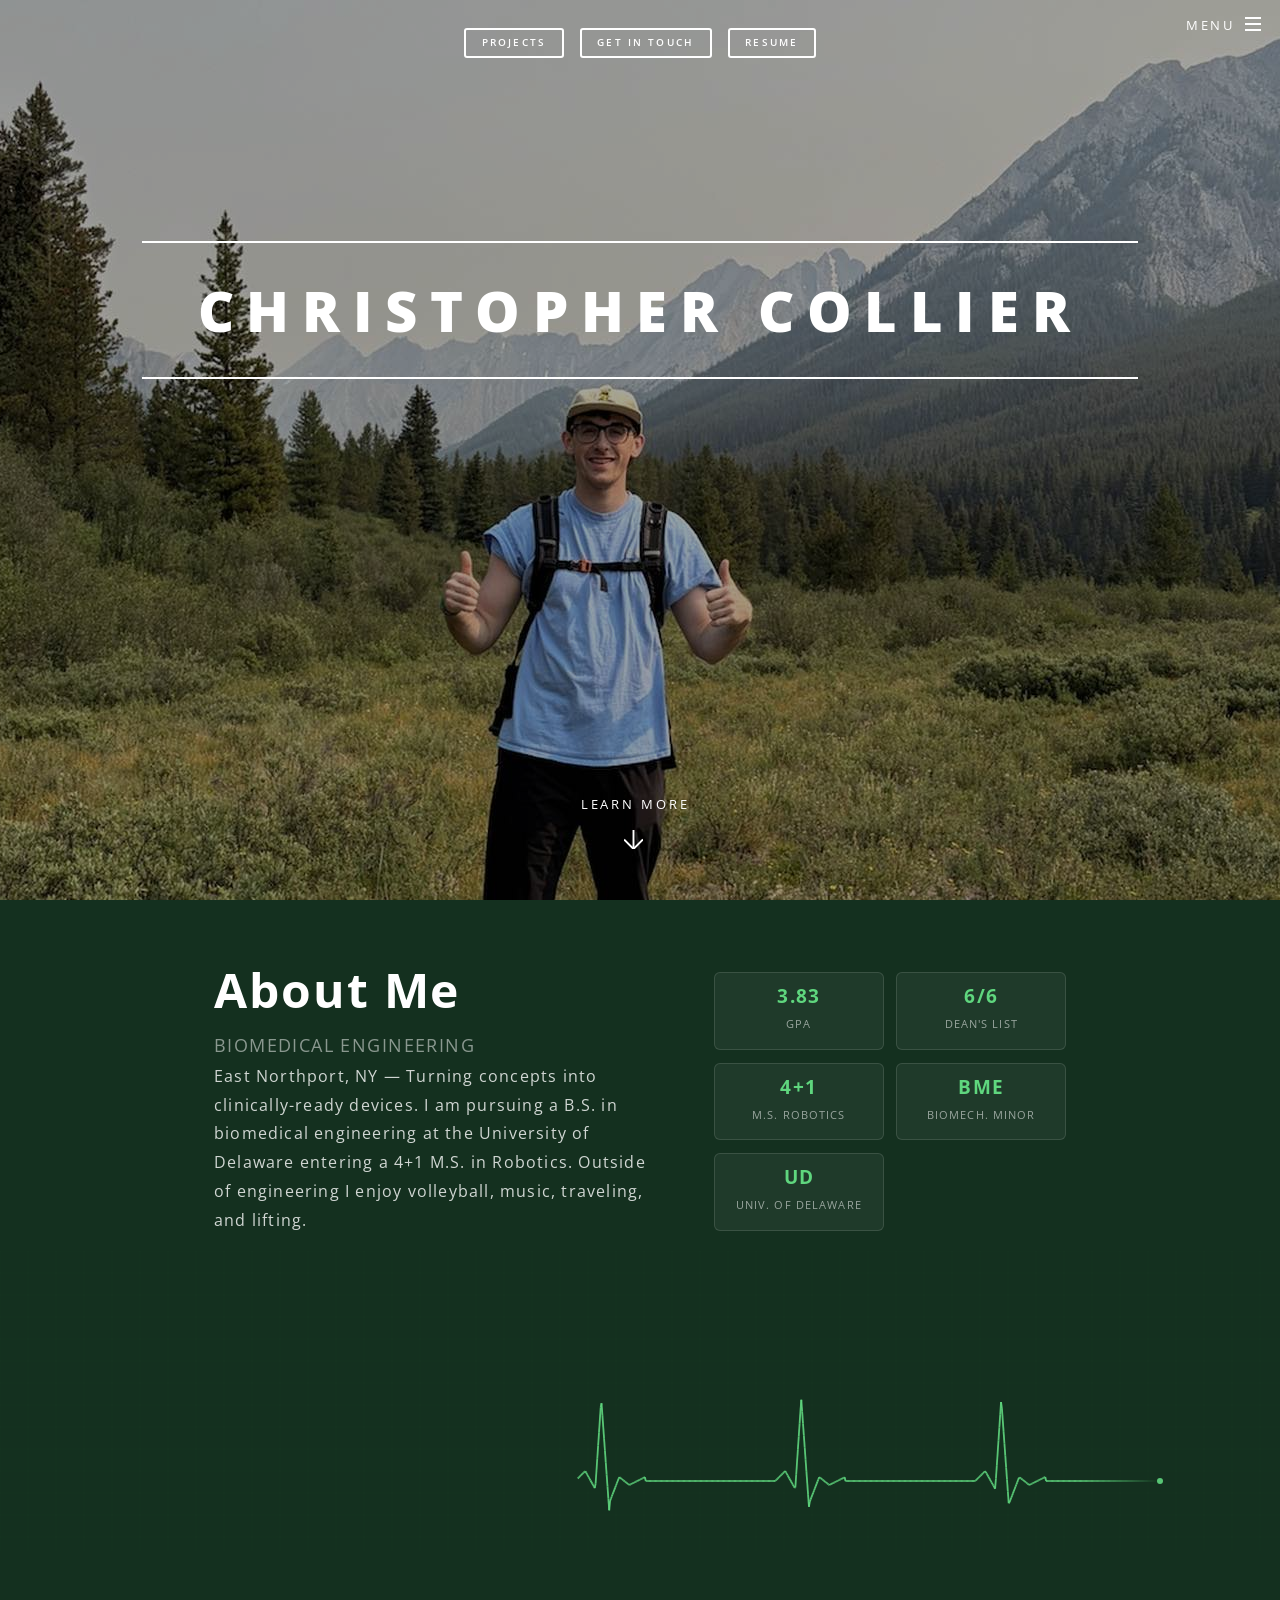
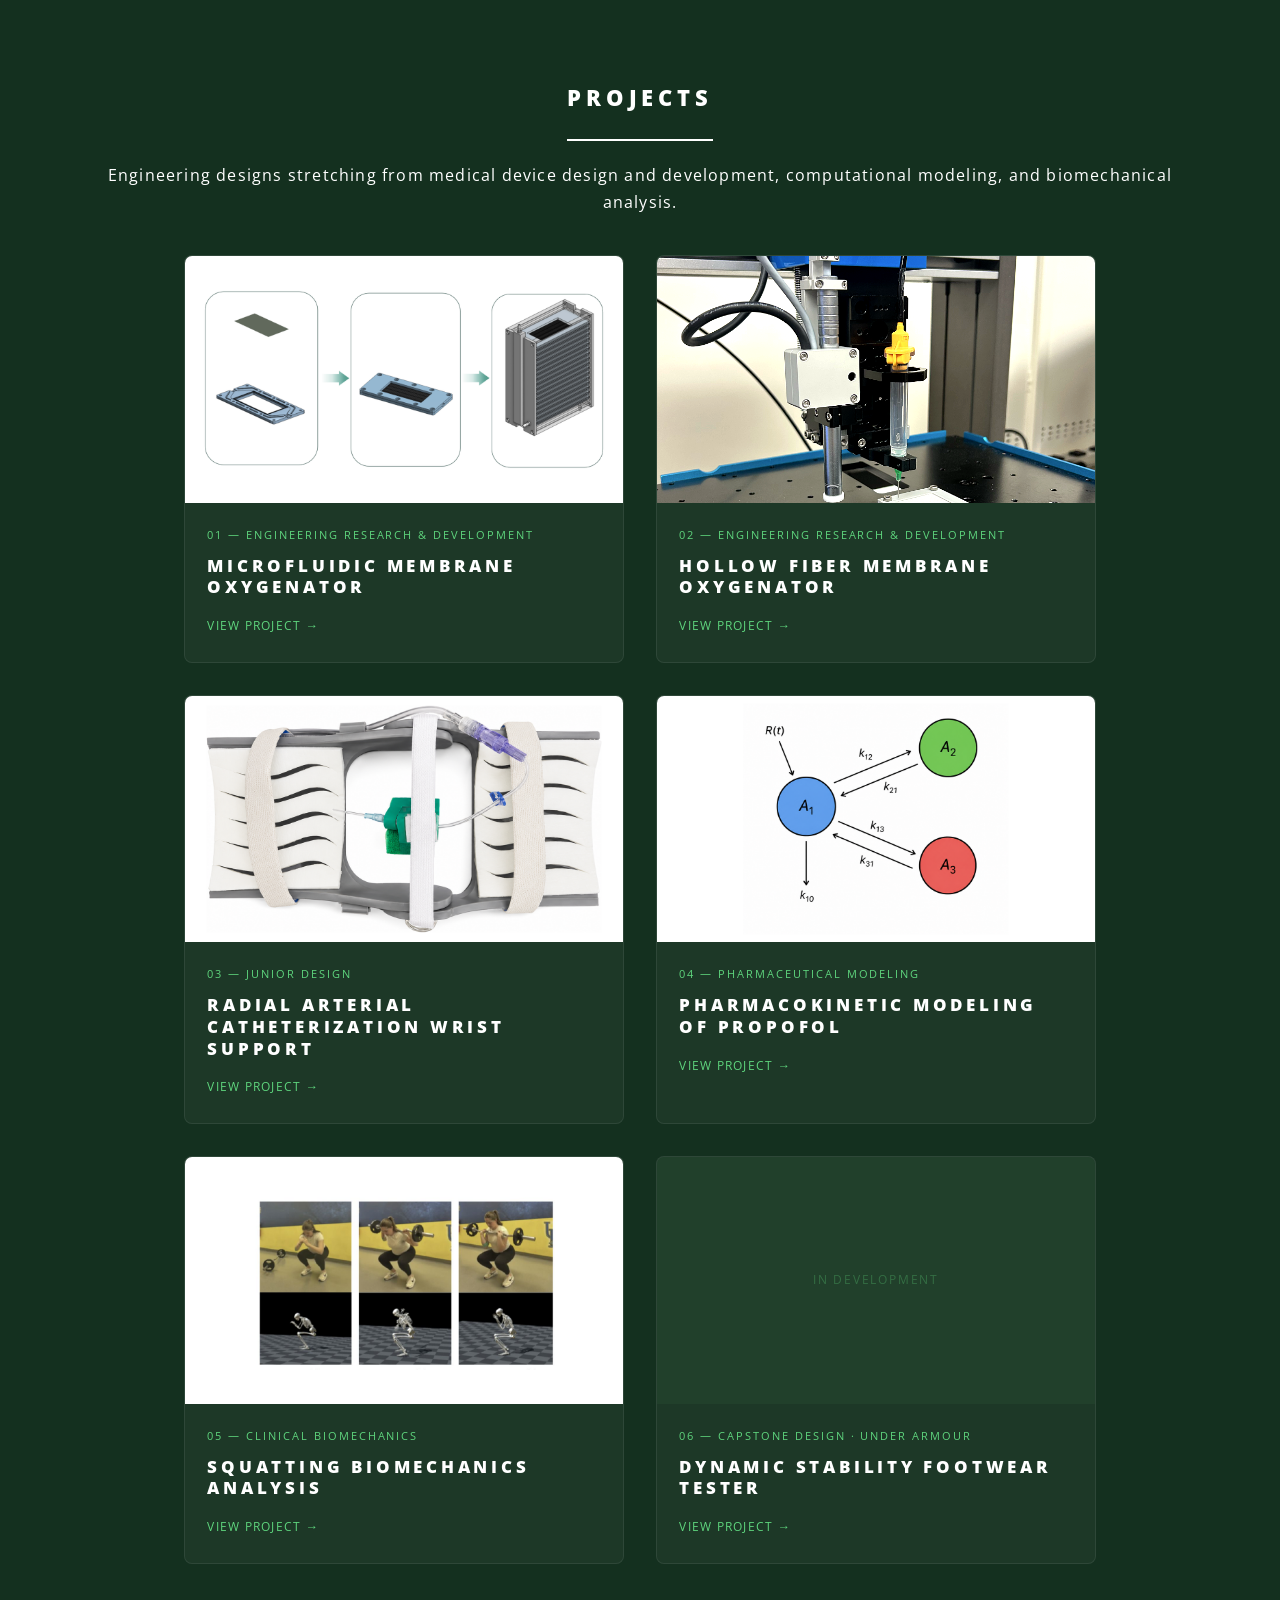
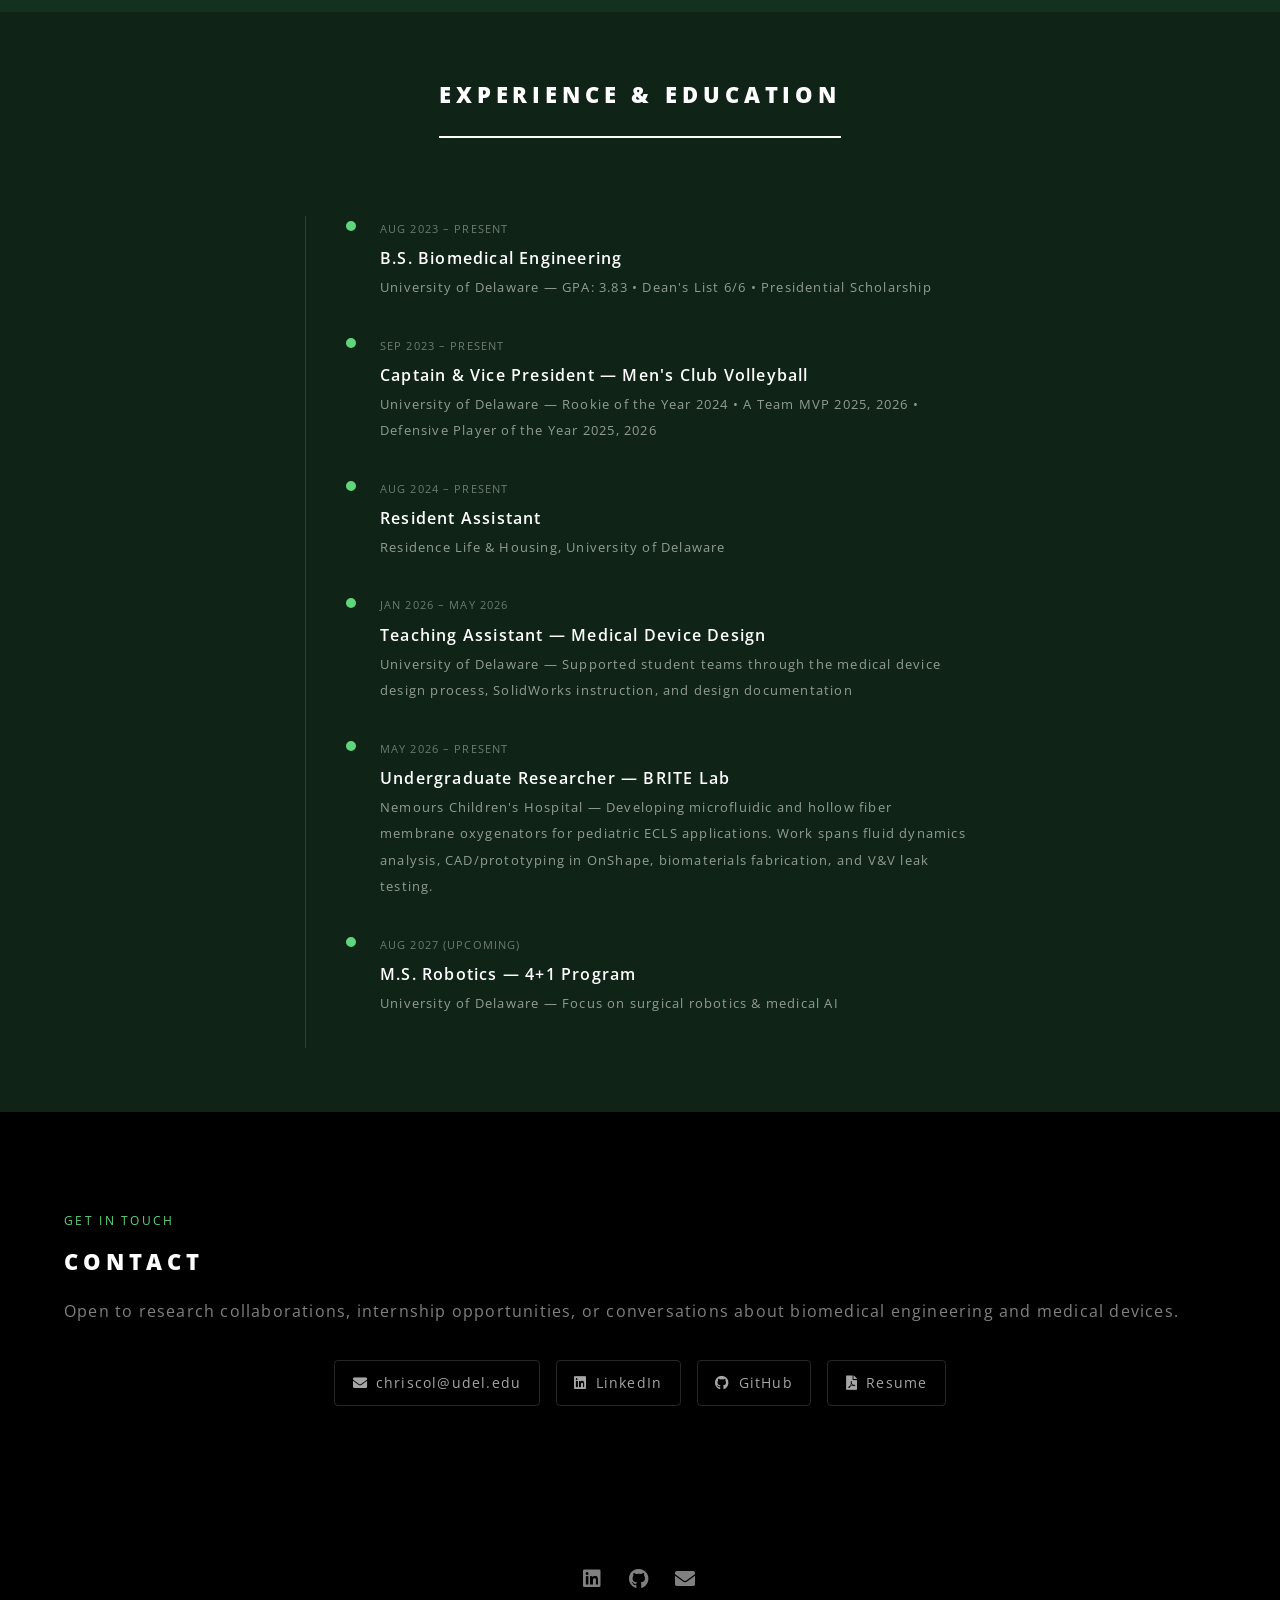
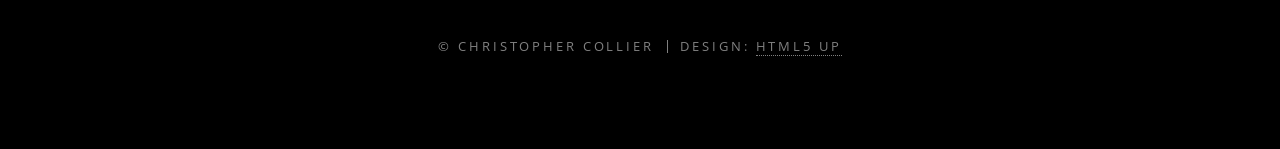
<file: index.html>
<!DOCTYPE HTML>
<html>
	<head>
		<title>Chris Collier | Biomedical Engineering</title>
		<meta charset="utf-8" />
		<meta name="viewport" content="width=device-width, initial-scale=1, user-scalable=no" />
		<meta property="og:title" content="Chris Collier | Biomedical Engineering" />
		<meta property="og:description" content="Turning concepts into clinically-ready devices. Biomedical engineering projects, research, and experience." />
		<meta property="og:image" content="https://chriscollier3.github.io/images/project_images/cover-catheter.png" />
		<meta property="og:url" content="https://chriscollier3.github.io/" />
		<meta property="og:type" content="website" />
		<meta name="twitter:card" content="summary_large_image" />
		<link rel="stylesheet" href="assets/css/main.css" />
		<link rel="icon" type="image/svg+xml" href="assets/images/favicon.svg" />
		<noscript><link rel="stylesheet" href="assets/css/noscript.css" /></noscript>
		<style>
			/* ── PROJECT CARDS ── */
			.projects-grid {
				display: grid;
				grid-template-columns: 1fr 1fr;
				gap: 2rem;
				max-width: 960px;
				margin: 0 auto;
				padding: 0 1.5rem;
			}
			.project-card {
				background: rgba(255,255,255,0.04);
				border: 1px solid rgba(255,255,255,0.08);
				border-radius: 8px;
				overflow: hidden;
				text-decoration: none;
				display: block;
				transition: border-color 0.3s, background 0.3s, transform 0.3s;
			}
			.project-card:hover {
				border-color: rgba(255,255,255,0.2);
				background: rgba(255,255,255,0.07);
				transform: translateY(-3px);
			}
			.project-card-image {
				width: 100%;
				aspect-ratio: 16/9;
				background: rgba(95,214,126,0.05);
				display: flex;
				align-items: center;
				justify-content: center;
				overflow: hidden;
			}
			.project-card-image img {
				width: 100%;
				height: 100%;
				object-fit: cover;
			}
			.project-card-image .placeholder-text {
				font-size: 0.75rem;
				letter-spacing: 0.15em;
				text-transform: uppercase;
				color: rgba(95,214,126,0.3);
			}
			.project-card-body {
				padding: 1.2rem 1.4rem 1.4rem;
			}
			.project-number {
				font-size: 0.68rem;
				letter-spacing: 0.18em;
				text-transform: uppercase;
				color: #5fd67e;
				margin-bottom: 0.4rem;
				display: block;
			}
			.project-card-body h3 {
				font-size: 1.05rem;
				margin: 0 0 0.8rem 0;
				color: #fff;
				line-height: 1.3;
			}
			.project-link {
				font-size: 0.78rem;
				letter-spacing: 0.1em;
				text-transform: uppercase;
				color: #5fd67e;
				display: inline-flex;
				align-items: center;
				gap: 0.4rem;
			}
			@media (max-width: 640px) {
				.projects-grid { grid-template-columns: 1fr; }
			}

			/* ── BANNER SUBTITLE ── */
			#banner .inner .subtitle {
				font-size: 1.1rem;
				font-weight: 600;
				letter-spacing: 0.08em;
				color: rgba(255,255,255,0.9);
				margin: 0.4rem 0 1.8rem;
				text-transform: uppercase;
			}

			#banner .actions.special li a.button {
			    font-size: 0.6rem !important;
			    padding: 0.5rem 1.1rem !important;
			    display: flex !important;
			    align-items: center !important;
			    justify-content: center !important;
			    text-align: center !important;
			}

			/* ── LEARN MORE ARROW BOUNCE ── */
			@keyframes moreArrowBounce {
				0%, 100% { transform: translateY(0); }
				50% { transform: translateY(6px); }
			}
			#banner .more:after {
				animation: moreArrowBounce 1.8s ease-in-out infinite;
			}

			/* ── ABOUT SECTION ── */
			.about-layout {
				display: flex;
				gap: 4rem;
				align-items: flex-start;
				max-width: 900px;
				margin: 0 auto;
				padding: 0 1.5rem;
				text-align: left;
			}
			.about-left { flex: 1; }
			.about-right {
				flex-shrink: 0;
				display: grid;
				grid-template-columns: 1fr 1fr;
				gap: 0.8rem;
				padding-top: 0.5rem;
			}
			.about-category {
				font-size: 1.1rem;
				font-weight: 400;
				color: rgba(255,255,255,0.5);
				letter-spacing: 0.08em;
				margin: 0 0 0.4rem 0;
				line-height: 1.1;
				text-transform: uppercase;
			}
			.about-title {
				font-size: 3rem;
				font-weight: 700;
				color: #fff;
				letter-spacing: 0.04em;
				margin: 0 0 1.2rem 0;
				line-height: 1.1;
			}
			.about-text {
				font-size: 1rem;
				line-height: 1.8;
				color: rgba(255,255,255,0.8);
				margin: 0;
			}
			.stat-badge {
				background: rgba(255,255,255,0.05);
				border: 1px solid rgba(255,255,255,0.12);
				border-radius: 6px;
				padding: 0.7rem 1.3rem;
				text-align: center;
				min-width: 120px;
			}
			.stat-badge .value {
				display: block;
				font-size: 1.2rem;
				font-weight: 700;
				color: #5fd67e;
				line-height: 1.2;
			}
			.stat-badge .label {
				display: block;
				font-size: 0.7rem;
				letter-spacing: 0.1em;
				text-transform: uppercase;
				color: rgba(255,255,255,0.55);
				margin-top: 0.25rem;
			}
			@media (max-width: 768px) {
				.about-layout { flex-direction: column; gap: 2rem; }
				.about-right { flex-direction: row; flex-wrap: wrap; justify-content: flex-start; }
			}

			/* ── EKG SKILLS ── */
			.ekg-skills-wrap {
				position: relative;
				width: 100%;
				height: 300px;
				overflow: hidden;
				margin-top: 1rem;
			}
			#ekgSkills {
				display: block;
				width: 100%;
				height: 300px;
			}
			#ekgSkillsIcons {
				position: absolute;
				top: 0; left: 0;
				width: 100%; height: 300px;
				pointer-events: none;
			}
			.ekg-skill {
				position: absolute;
				display: flex;
				flex-direction: column;
				align-items: center;
				gap: 8px;
				transform: translateX(-50%);
				width: 110px;
			}
			.ekg-skill-icon {
				width: 100px;
				height: 100px;
				display: flex;
				align-items: center;
				filter: brightness(0) invert(1);
				justify-content: center;
				flex-shrink: 0;
			}
			.ekg-skill-icon img {
				width: 100px;
				height: 100px;
				object-fit: contain;
				display: block;
			}
			.ekg-skill span { display: none; }

			/* ── TIMELINE ── */
			.timeline {
				max-width: 700px;
				margin: 2.5rem auto 0;
				padding: 0 1.5rem 0 3.5rem;
				position: relative;
			}
			.timeline::before {
				content: '';
				position: absolute;
				left: 0.95rem;
				top: 0; bottom: 0;
				width: 1px;
				background: rgba(95,214,126,0.2);
			}
			.timeline-item {
				display: flex;
				gap: 1.5rem;
				padding: 0 0 2rem 0;
				position: relative;
			}
			.timeline-dot {
				width: 10px; height: 10px;
				border-radius: 50%;
				background: #5fd67e;
				border: 2px solid #5fd67e;
				flex-shrink: 0;
				margin-top: 0.35rem;
				position: relative;
				z-index: 1;
			}
			.timeline-content { padding-left: 0; }
			.timeline-date {
				font-size: 0.7rem;
				letter-spacing: 0.1em;
				text-transform: uppercase;
				color: rgba(255,255,255,0.4);
				margin-bottom: 0.2rem;
				text-align: left;
			}
			.timeline-title {
				font-size: 0.98rem;
				font-weight: 600;
				color: #fff;
				margin: 0 0 0.15rem 0;
				text-align: left;
			}
			.timeline-sub {
				font-size: 0.83rem;
				color: rgba(255,255,255,0.55);
				margin: 0;
				text-align: left;
			}

			/* ── SECTION LABEL ── */
			.section-label {
				font-size: 0.72rem;
				letter-spacing: 0.2em;
				text-transform: uppercase;
				color: #5fd67e;
				display: block;
				margin-bottom: 0.5rem;
			}

			/* ── CONTACT LINKS ── */
			.contact-links {
				display: flex;
				flex-wrap: wrap;
				justify-content: center;
				gap: 1rem;
				margin-top: 1.5rem;
			}
			.contact-link {
				display: inline-flex;
				align-items: center;
				gap: 0.5rem;
				color: rgba(255,255,255,0.65);
				font-size: 0.88rem;
				text-decoration: none;
				border: 1px solid rgba(255,255,255,0.15);
				border-radius: 4px;
				padding: 0.55rem 1.1rem;
				transition: color 0.2s, border-color 0.2s;
			}
			.contact-link:hover {
				color: #5fd67e;
				border-color: rgba(95,214,126,0.4);
			}
			body.landing { background: #000; }
			#page-wrapper { background: #000 !important; }
			#header:not(.alt) { background: rgba(0,0,0,0.95) !important; }
			#footer { background: #000 !important; }
			#menu {
				position: fixed !important;
				top: 3em !important;
				right: 1.5rem !important;
				left: auto !important;
				bottom: auto !important;
				width: 200px !important;
				height: auto !important;
				max-width: none !important;
				background: rgba(0,0,0,0.95) !important;
				border-radius: 6px !important;
				padding: 0.6rem 0 !important;
				transform: translateY(-8px) !important;
				opacity: 0 !important;
				pointer-events: none !important;
				transition: opacity 0.2s ease, transform 0.2s ease !important;
				box-shadow: 0 8px 24px rgba(0,0,0,0.4) !important;
			}
			body.is-menu-visible #menu {
				transform: translateY(0) !important;
				opacity: 1 !important;
				pointer-events: auto !important;
			}
			
			#menu ul { margin: 0 !important; padding: 0 !important; }
			#menu ul li { border: none !important; padding: 0 !important; }
			#menu ul li a {
				display: block !important;
				padding: 0.5rem 1.2rem !important;
				font-size: 0.8rem !important;
				border: none !important;
			}
			#menu ul li a:hover { background: rgba(255,255,255,0.08) !important; }
			#header nav#nav li.special { position: relative !important; }

			@media (max-width: 600px) {
				.project-card { padding: 1.4rem 1.2rem; }
			}
		</style>
	</head>
	<body class="landing is-preload">
		<div id="page-wrapper">

			<!-- Header -->
			<header id="header" class="alt">
				<h1><a href="index.html">Chris Collier</a></h1>
				<nav id="nav">
					<ul>
						<li class="special">
							<a href="#menu" class="menuToggle"><span>Menu</span></a>
							<div id="menu">
								<ul>
									<li><a href="#about">About</a></li>
									<li><a href="#projects">Projects</a></li>
									<li><a href="#experience">Experience</a></li>
									<li><a href="#contact">Contact</a></li>
								</ul>
							</div>
						</li>
					</ul>
				</nav>
			</header>

			<!-- Banner / Hero -->
			<section id="banner" style="background-color: #000; background-image: url('banner-hike.jpg'); background-size: cover; background-position: center;">
				<div style="position: absolute; inset: 0; background: rgba(0,0,0,0.35); z-index: 0;"></div>
				<ul class="actions special" style="position: absolute; top: 1.75rem; left: 50%; transform: translateX(-50%); z-index: 2; margin: 0;">
					<li><a href="#projects" class="button scrolly">Projects</a></li>
					<li><a href="#contact" class="button scrolly">Get In Touch</a></li>
					<li><a href="resume.pdf" class="button" target="_blank">Resume</a></li>
				</ul>
				<div class="inner" style="position: relative; z-index: 1; text-align: center; margin: 0 auto; transform: translateY(-7rem);">
					<h2 style="font-size: 3.5rem;">Christopher Collier</h2>
				</div>
				<a href="#about" class="more scrolly">Learn More</a>
			</section>

			<!-- About + Skills EKG -->
			<section id="about" class="wrapper style2 special" style="padding-top: 4rem; background-color: #14301f !important;">
				<div class="about-layout">
					<div class="about-left">
						<p class="about-title">About Me</p>
						<p class="about-category">Biomedical Engineering</p>
						<p class="about-text">East Northport, NY — Turning concepts into clinically-ready devices. I am pursuing a B.S. in biomedical engineering at the University of Delaware entering a 4+1 M.S. in Robotics. Outside of engineering I enjoy volleyball, music, traveling, and lifting.</p>
					</div>
					<div class="about-right">
						<div class="stat-badge">
							<span class="value">3.83</span>
							<span class="label">GPA</span>
						</div>
						<div class="stat-badge">
							<span class="value">6/6</span>
							<span class="label">Dean's List</span>
						</div>
						<div class="stat-badge">
							<span class="value">4+1</span>
							<span class="label">M.S. Robotics</span>
						</div>
						<div class="stat-badge">
							<span class="value">BME</span>
							<span class="label">Biomech. Minor</span>
						</div>
						<div class="stat-badge">
							<span class="value">UD</span>
							<span class="label">Univ. of Delaware</span>
						</div>
					</div>
				</div>

				<!-- EKG Skills strip -->
				<div class="ekg-skills-wrap">
					<canvas id="ekgSkills"></canvas>
					<div id="ekgSkillsIcons"></div>
				</div>
				<script>
				(function() {
					const skills = [
						{ name: 'OnShape',    src: 'images/skills/onshape.png' },
						{ name: 'SolidWorks', src: 'images/skills/solidworks.png' },
						{ name: 'MATLAB',     src: 'images/skills/matlab.png' },
						{ name: 'Python',     src: 'images/skills/python.png' },
						{ name: 'Arduino',    src: 'images/skills/arduino.png', size: 60 },
						{ name: 'Bambu',      src: 'images/skills/bambu.png' },
						{ name: 'JMP',        src: 'images/skills/jmp.png' },
						{ name: 'LTSpice', 	  src: 'images/skills/ltspice.png', size: 60 },
					];
					const BASELINE = 230, SPIKE = 90, PERIOD = 200, SPEED = 0.85, H = 300;
					const FADE_OUT = 300, ICON_TOP = 40;
					const FADE_IN = 80;
					const canvas = document.getElementById('ekgSkills');
					const iconsEl = document.getElementById('ekgSkillsIcons');
					const ctx = canvas.getContext('2d');
					let dpr = window.devicePixelRatio || 1, W = 680;
					function setup() {
						W = canvas.parentElement.offsetWidth || 680;
						canvas.width = W * dpr; canvas.height = H * dpr;
						canvas.style.width = W + 'px'; canvas.style.height = H + 'px';
						ctx.setTransform(1,0,0,1,0,0); ctx.scale(dpr, dpr);
					}
					setup();
					function ekgY(x) {
						const p = ((x % PERIOD) + PERIOD) % PERIOD, r = p / PERIOD;
						if (r < 0.28) return BASELINE;
						if (r < 0.33) return BASELINE - (r-0.28)/0.05*10;
						if (r < 0.38) return BASELINE - 10 + (r-0.33)/0.05*18;
						if (r < 0.41) return BASELINE + 8 - (r-0.38)/0.03*SPIKE;
						if (r < 0.45) return BASELINE + 8 - SPIKE + (r-0.41)/0.04*(SPIKE+22);
						if (r < 0.50) return BASELINE + 22 - (r-0.45)/0.05*26;
						if (r < 0.55) return BASELINE - 4 + (r-0.50)/0.05*8;
						if (r < 0.63) return BASELINE + 4 - (r-0.55)/0.08*8;
						return BASELINE;
					}
					function isSpikePeak(x) {
						const p = ((x % PERIOD) + PERIOD) % PERIOD, r = p / PERIOD;
						return r >= 0.405 && r <= 0.425;
					}
					let points = [], t = 0, popups = [], skillIdx = 0, lastSpike = -PERIOD;
					function frame() {
						t += SPEED;
						points.push({ worldX: t, y: ekgY(t) });
						points = points.filter(p => (t - p.worldX) < W - 120 + 20);
						ctx.clearRect(0, 0, W, H);
						ctx.strokeStyle = 'rgba(95,214,126,0.05)';
						ctx.lineWidth = 0.5;
						for (let gx = 0; gx < W; gx += 28) { ctx.beginPath(); ctx.moveTo(gx,0); ctx.lineTo(gx,H); ctx.stroke(); }
						for (let gy = 0; gy < H; gy += 22) { ctx.beginPath(); ctx.moveTo(0,gy); ctx.lineTo(W,gy); ctx.stroke(); }
						for (let i = 1; i < points.length; i++) {
							const age0 = t - points[i-1].worldX;
							const age1 = t - points[i].worldX;
							const px0 = (W - 120) - age0;
							const px1 = (W - 120) - age1;
							if (px0 < -2 || px1 > W + 2) continue;
							const midX = (px0 + px1) / 2;
							let alpha = 1;
							if (midX < FADE_OUT) alpha = Math.max(0, (midX - 150) / (FADE_OUT - 150));
							if (midX > W - 120 - FADE_IN) alpha = Math.min(alpha, Math.max(0, (W - 120 - midX) / FADE_IN));
							ctx.beginPath();
							ctx.strokeStyle = `rgba(95,214,126,${alpha * 0.9})`;
							ctx.lineWidth = 1.8;
							ctx.moveTo(px0, points[i-1].y);
							ctx.lineTo(px1, points[i].y);
							ctx.stroke();
						}
						const tipY = ekgY(t);
						ctx.beginPath();
						ctx.arc(W - 120, tipY, 3, 0, Math.PI*2);
						ctx.fillStyle = 'rgba(95,214,126,0.9)';
						ctx.fill();
						if (isSpikePeak(t) && t - lastSpike > PERIOD * 0.85) {
							lastSpike = t;
							popups.push({ skill: skills[skillIdx % skills.length], spawnWorldX: t });
							skillIdx++;
						}
						iconsEl.innerHTML = '';
						popups = popups.filter(p => (t - p.spawnWorldX) < W + 80);
						popups.forEach(p => {
							const age = t - p.spawnWorldX;
							const px = (W - 120) - age;
							if (px < -80 || px > W + 80) return;
							let alpha = px < FADE_OUT ? Math.max(0, (px - 150) / (FADE_OUT - 150)) : 1;
							if (px > W - 120 - FADE_IN) alpha = Math.min(alpha, Math.max(0, (W - 120 - px) / FADE_IN));
							const div = document.createElement('div');
							div.className = 'ekg-skill';
							div.style.left = px + 'px';
							div.style.top = ICON_TOP + 'px';
							div.style.opacity = alpha;
							div.innerHTML = `<div class="ekg-skill-icon"><img src="${p.skill.src}" alt="${p.skill.name}" style="${p.skill.size ? 'width:' + p.skill.size + 'px;height:' + p.skill.size + 'px;' : ''}" /></div>`;
							iconsEl.appendChild(div);
						});
						requestAnimationFrame(frame);
					}
					// Pre-populate so icons are visible on load
					for (let i = 0; i < 1600; i++) {
					    t += SPEED;
					    points.push({ worldX: t, y: ekgY(t) });
					    if (isSpikePeak(t) && t - lastSpike > PERIOD * 0.85) {
					        lastSpike = t;
					        popups.push({ skill: skills[skillIdx % skills.length], spawnWorldX: t });
					        skillIdx++;
					    }
					}
					frame();
					window.addEventListener('resize', setup);
				})();
				</script>
			</section>

			<!-- Projects -->
			<section id="projects" class="wrapper alt style2" style="padding-left: 2rem; padding-right: 2rem; padding-top: 4rem; padding-bottom: 3rem; background-color: #14301f !important;">
				<div class="inner">
					<header class="major" style="text-align:center; margin-bottom:2.5rem;">
						<h2>Projects</h2>
						<p>Engineering designs stretching from medical device design and development, computational modeling, and biomechanical analysis.</p>
					</header>
					
					<div class="projects-grid">

						<a class="project-card" href="projects/microfluidic.html">
							<div class="project-card-image">
								<img src="images/project_images/cover-microfluidic.png" alt="Microfluidic membrane oxygenator assembly" />
							</div>
							<div class="project-card-body">
								<span class="project-number">01 &mdash; Engineering Research &amp; Development</span>
								<h3>Microfluidic Membrane Oxygenator</h3>
								<span class="project-link">View Project &rarr;</span>
							</div>
						</a>

						<a class="project-card" href="projects/hfm.html">
							<div class="project-card-image">
								<img src="images/project_images/nordson_setup.png" alt="Nordson EFD E3V robot dispensing UV adhesive on hollow fiber membrane mock sheet" style="object-position: center 40%;" />
							</div>
							<div class="project-card-body">
								<span class="project-number">02 &mdash; Engineering Research &amp; Development</span>
								<h3>Hollow Fiber Membrane Oxygenator</h3>
								<span class="project-link">View Project &rarr;</span>
							</div>
						</a>

						<a class="project-card" href="projects/catheter.html">
							<div class="project-card-image">
								<img src="images/project_images/cover-catheter.png" alt="Radial arterial catheterization wrist support prototype" />
							</div>
							<div class="project-card-body">
								<span class="project-number">03 &mdash; Junior Design</span>
								<h3>Radial Arterial Catheterization Wrist Support</h3>
								<span class="project-link">View Project &rarr;</span>
							</div>
						</a>

						<a class="project-card" href="projects/propofol.html">
							<div class="project-card-image">
								<img src="images/project_images/cover-propofol.png" alt="Three-compartment pharmacokinetic model schematic" />
							</div>
							<div class="project-card-body">
								<span class="project-number">04 &mdash; Pharmaceutical Modeling</span>
								<h3>Pharmacokinetic Modeling of Propofol</h3>
								<span class="project-link">View Project &rarr;</span>
							</div>
						</a>

						<a class="project-card" href="projects/biomechanics.html">
							<div class="project-card-image">
								<img src="images/project_images/cover-biomechanics.png" alt="Squat variations with OpenCap motion capture reconstruction" />
							</div>
							<div class="project-card-body">
								<span class="project-number">05 &mdash; Clinical Biomechanics</span>
								<h3>Squatting Biomechanics Analysis</h3>
								<span class="project-link">View Project &rarr;</span>
							</div>
						</a>

						<a class="project-card" href="projects/capstone.html">
							<!-- IMAGE: when ready, add images/project_images/cover-footwear.png and replace the span below with
							     <img src="images/project_images/cover-footwear.png" alt="Dynamic stability footwear test fixture prototype" /> -->
							<div class="project-card-image">
								<span class="placeholder-text">In Development</span>
							</div>
							<div class="project-card-body">
								<span class="project-number">06 &mdash; Capstone Design &middot; Under Armour</span>
								<h3>Dynamic Stability Footwear Tester</h3>
								<span class="project-link">View Project &rarr;</span>
							</div>
						</a>

					</div>
				</div>
			</section>

			<!-- Experience Timeline -->
			<section id="experience" class="wrapper style2 special" style="padding-top: 4rem; background-color: #0f2417 !important;">
				<div class="inner">
					<header class="major">
						<h2>Experience &amp; Education</h2>
					</header>
					<div class="timeline">
						<div class="timeline-item">
							<div class="timeline-dot"></div>
							<div class="timeline-content">
								<div class="timeline-date">Aug 2023 &ndash; Present</div>
								<div class="timeline-title">B.S. Biomedical Engineering</div>
								<div class="timeline-sub">University of Delaware &mdash; GPA: 3.83 &bull; Dean's List 6/6 &bull; Presidential Scholarship</div>
							</div>
						</div>
						<div class="timeline-item">
							<div class="timeline-dot"></div>
							<div class="timeline-content">
								<div class="timeline-date">Sep 2023 &ndash; Present</div>
								<div class="timeline-title">Captain &amp; Vice President &mdash; Men's Club Volleyball</div>
								<div class="timeline-sub">University of Delaware &mdash; Rookie of the Year 2024 &bull; A Team MVP 2025, 2026 &bull; Defensive Player of the Year 2025, 2026</div>
							</div>
						</div>
						<div class="timeline-item">
							<div class="timeline-dot"></div>
							<div class="timeline-content">
								<div class="timeline-date">Aug 2024 &ndash; Present</div>
								<div class="timeline-title">Resident Assistant</div>
								<div class="timeline-sub">Residence Life &amp; Housing, University of Delaware</div>
							</div>
						</div>
						<div class="timeline-item">
							<div class="timeline-dot"></div>
							<div class="timeline-content">
								<div class="timeline-date">Jan 2026 &ndash; May 2026</div>
								<div class="timeline-title">Teaching Assistant &mdash; Medical Device Design</div>
								<div class="timeline-sub">University of Delaware &mdash; Supported student teams through the medical device design process, SolidWorks instruction, and design documentation</div>
							</div>
						</div>
						<div class="timeline-item">
							<div class="timeline-dot"></div>
							<div class="timeline-content">
								<div class="timeline-date">May 2026 &ndash; Present</div>
								<div class="timeline-title">Undergraduate Researcher &mdash; BRITE Lab</div>
								<div class="timeline-sub">Nemours Children's Hospital &mdash; Developing microfluidic and hollow fiber membrane oxygenators for pediatric ECLS applications. Work spans fluid dynamics analysis, CAD/prototyping in OnShape, biomaterials fabrication, and V&amp;V leak testing.</div>
							</div>
						</div>
						<div class="timeline-item">
							<div class="timeline-dot"></div>
							<div class="timeline-content">
								<div class="timeline-date">Aug 2027 (Upcoming)</div>
								<div class="timeline-title">M.S. Robotics &mdash; 4+1 Program</div>
								<div class="timeline-sub">University of Delaware &mdash; Focus on surgical robotics &amp; medical AI</div>
							</div>
						</div>
					</div>
				</div>
			</section>

			<!-- Contact -->
			<section id="contact" class="wrapper style4">
				<div class="inner">
					<header>
						<span class="section-label">Get In Touch</span>
						<h2>Contact</h2>
						<p>Open to research collaborations, internship opportunities, or conversations about biomedical engineering and medical devices.</p>
					</header>
					<div class="contact-links">
						<a href="mailto:chriscol@udel.edu" class="contact-link">
							<i class="icon solid fa-envelope"></i> chriscol@udel.edu
						</a>
						<a href="https://www.linkedin.com/in/christopher-collier-" class="contact-link" target="_blank">
							<i class="icon brands fa-linkedin"></i> LinkedIn
						</a>
						<a href="https://github.com/chriscollier3" class="contact-link" target="_blank">
							<i class="icon brands fa-github"></i> GitHub
						</a>
						<a href="resume.pdf" class="contact-link" target="_blank">
							<i class="icon solid fa-file-pdf"></i> Resume
						</a>
					</div>
				</div>
			</section>

			<!-- Footer -->
			<footer id="footer">
				<ul class="icons">
					<li><a href="https://www.linkedin.com/in/christopher-collier-" class="icon brands fa-linkedin" target="_blank"><span class="label">LinkedIn</span></a></li>
					<li><a href="https://github.com/chriscollier3" class="icon brands fa-github" target="_blank"><span class="label">GitHub</span></a></li>
					<li><a href="mailto:chriscol@udel.edu" class="icon solid fa-envelope"><span class="label">Email</span></a></li>
				</ul>
				<ul class="copyright">
					<li>&copy; Christopher Collier</li><li>Design: <a href="http://html5up.net">HTML5 UP</a></li>
				</ul>
			</footer>

		</div>

		<script src="assets/js/jquery.min.js"></script>
		<script src="assets/js/jquery.scrollex.min.js"></script>
		<script src="assets/js/jquery.scrolly.min.js"></script>
		<script src="assets/js/browser.min.js"></script>
		<script src="assets/js/breakpoints.min.js"></script>
		<script src="assets/js/util.js"></script>
		<script src="assets/js/main.js"></script>
	</body>
</html>
</file>
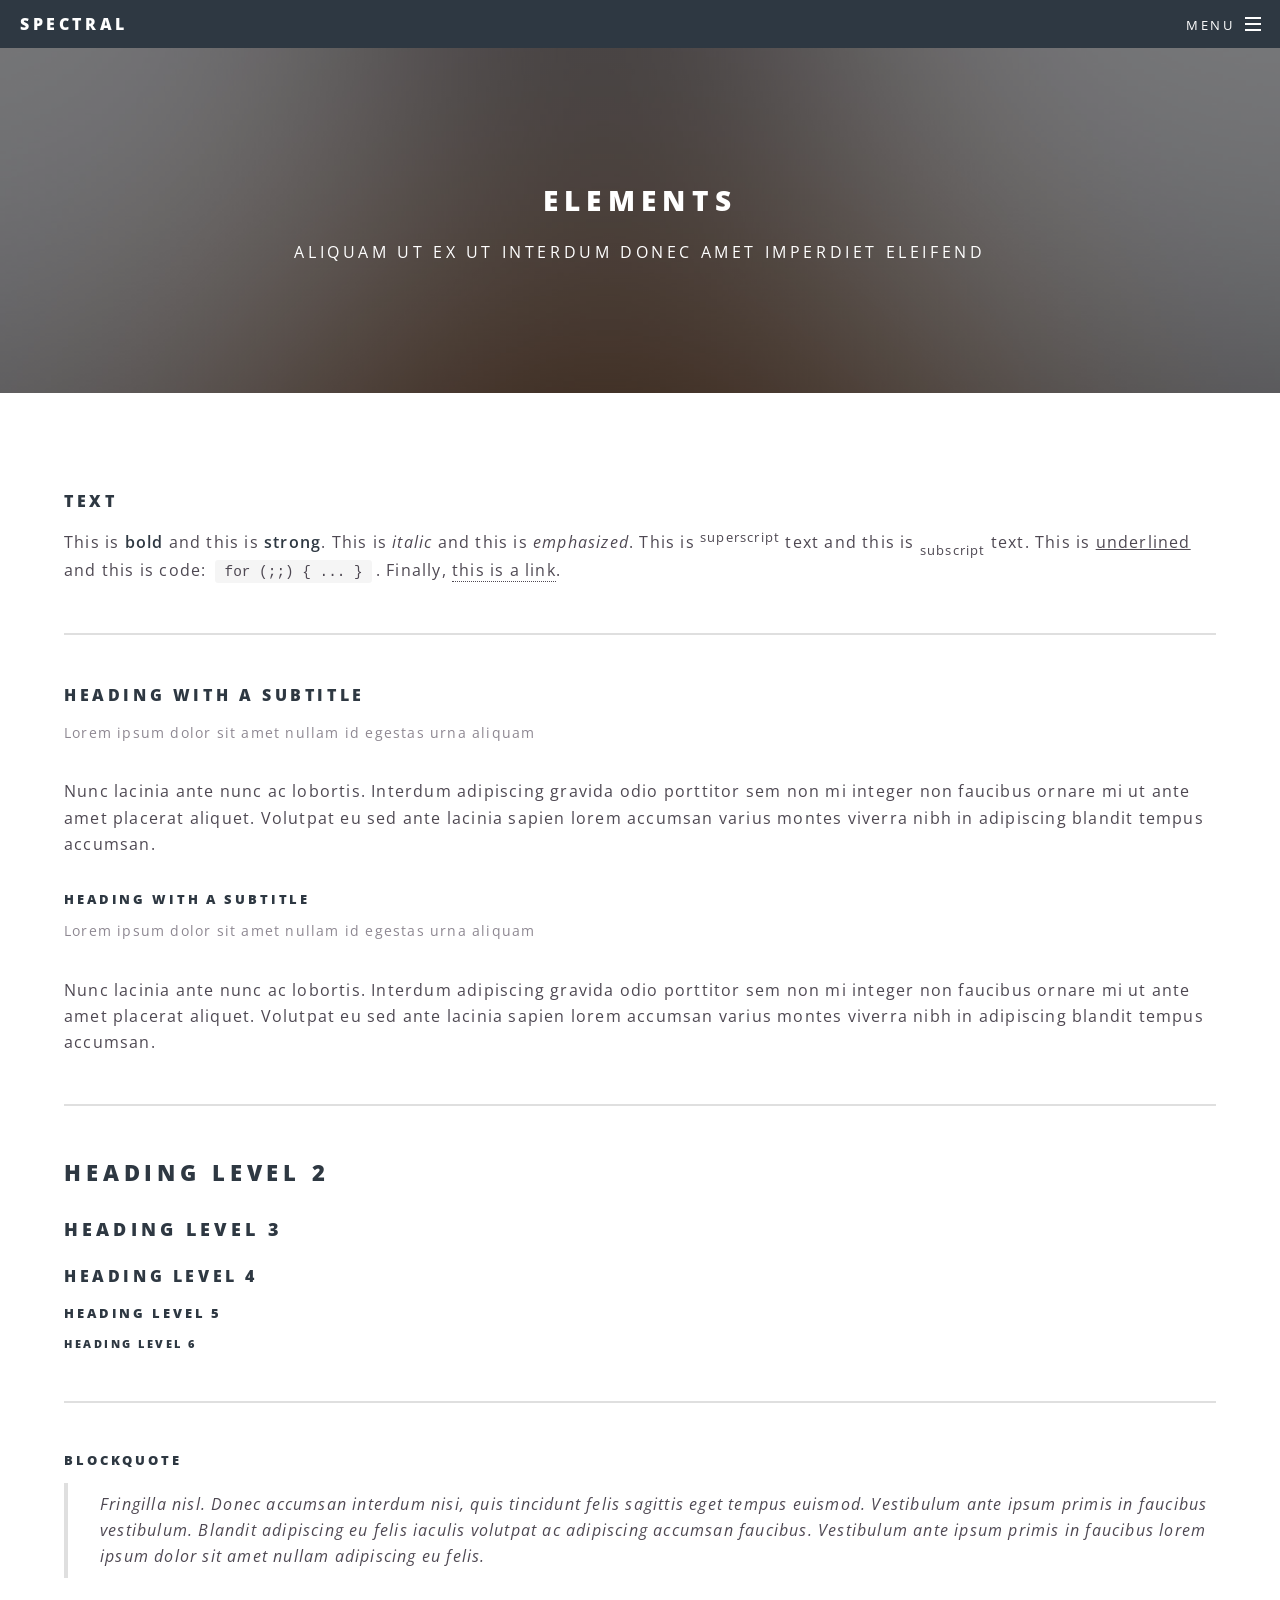
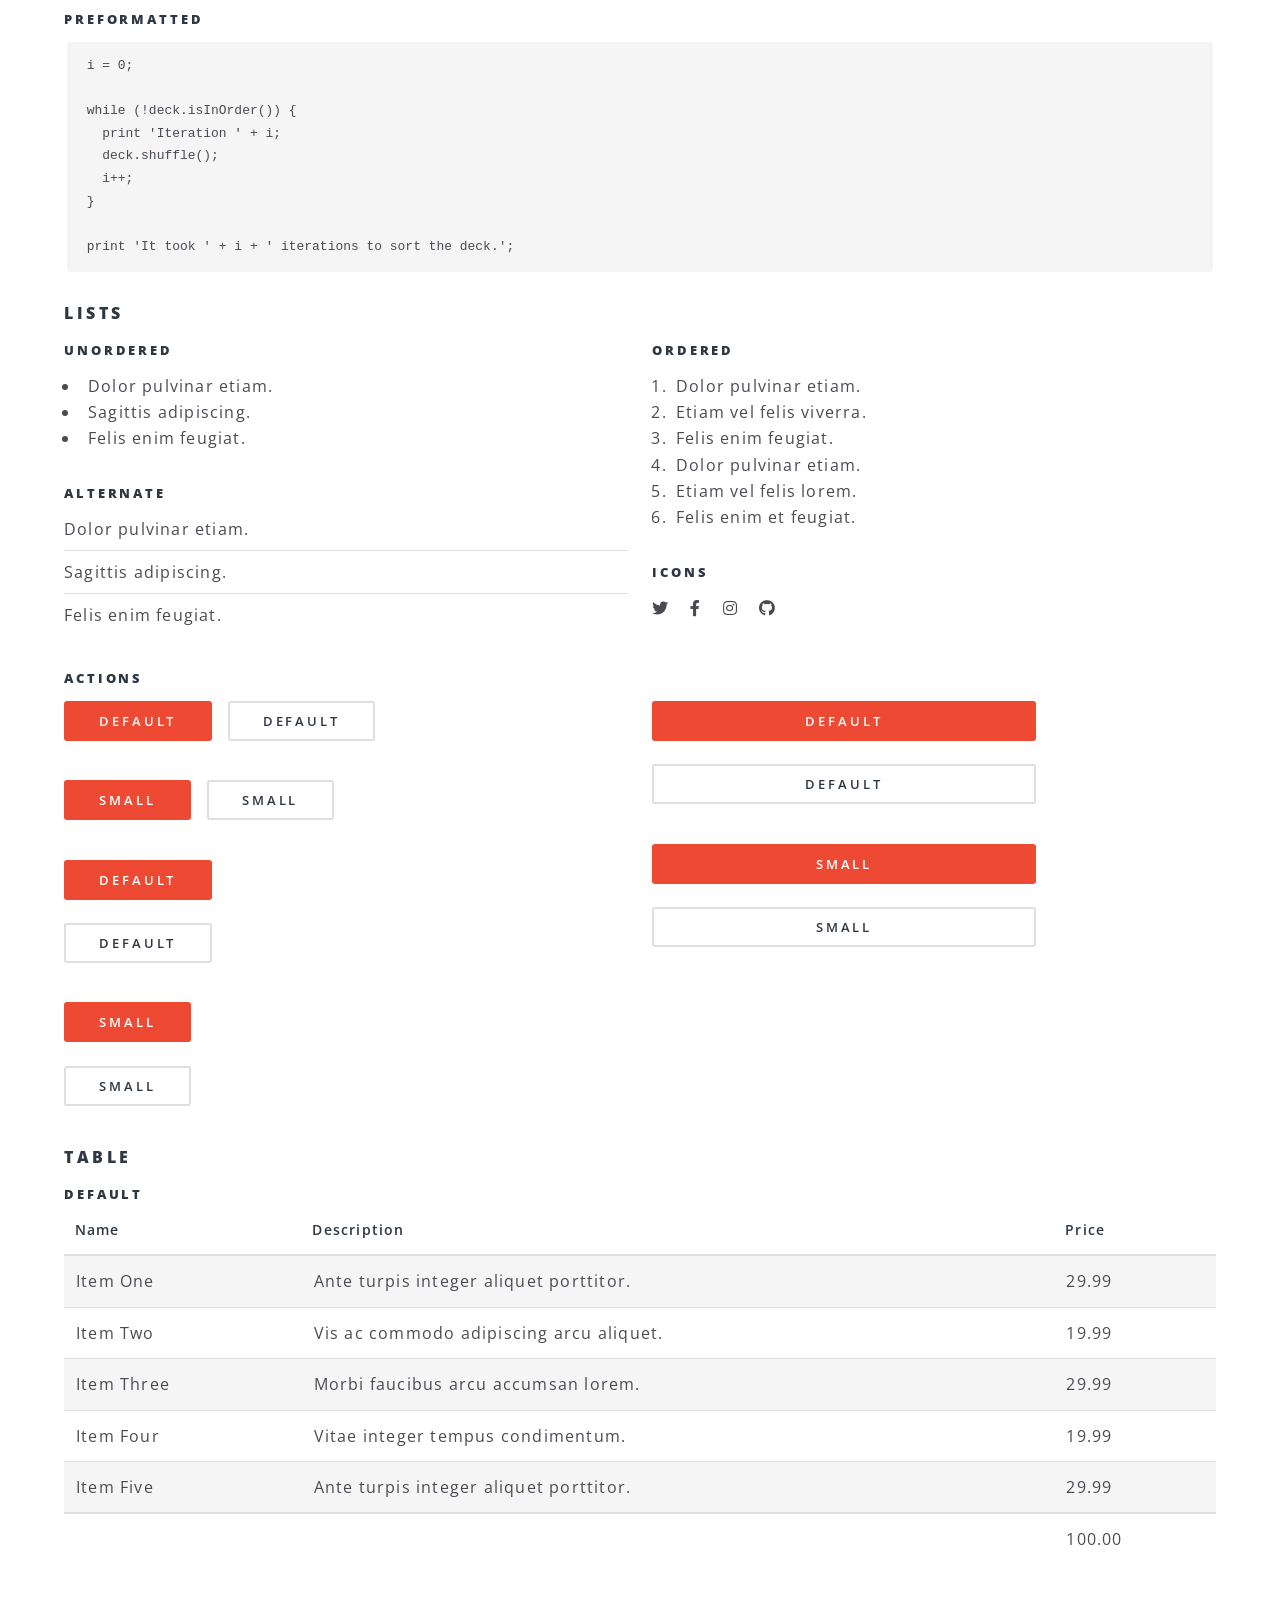
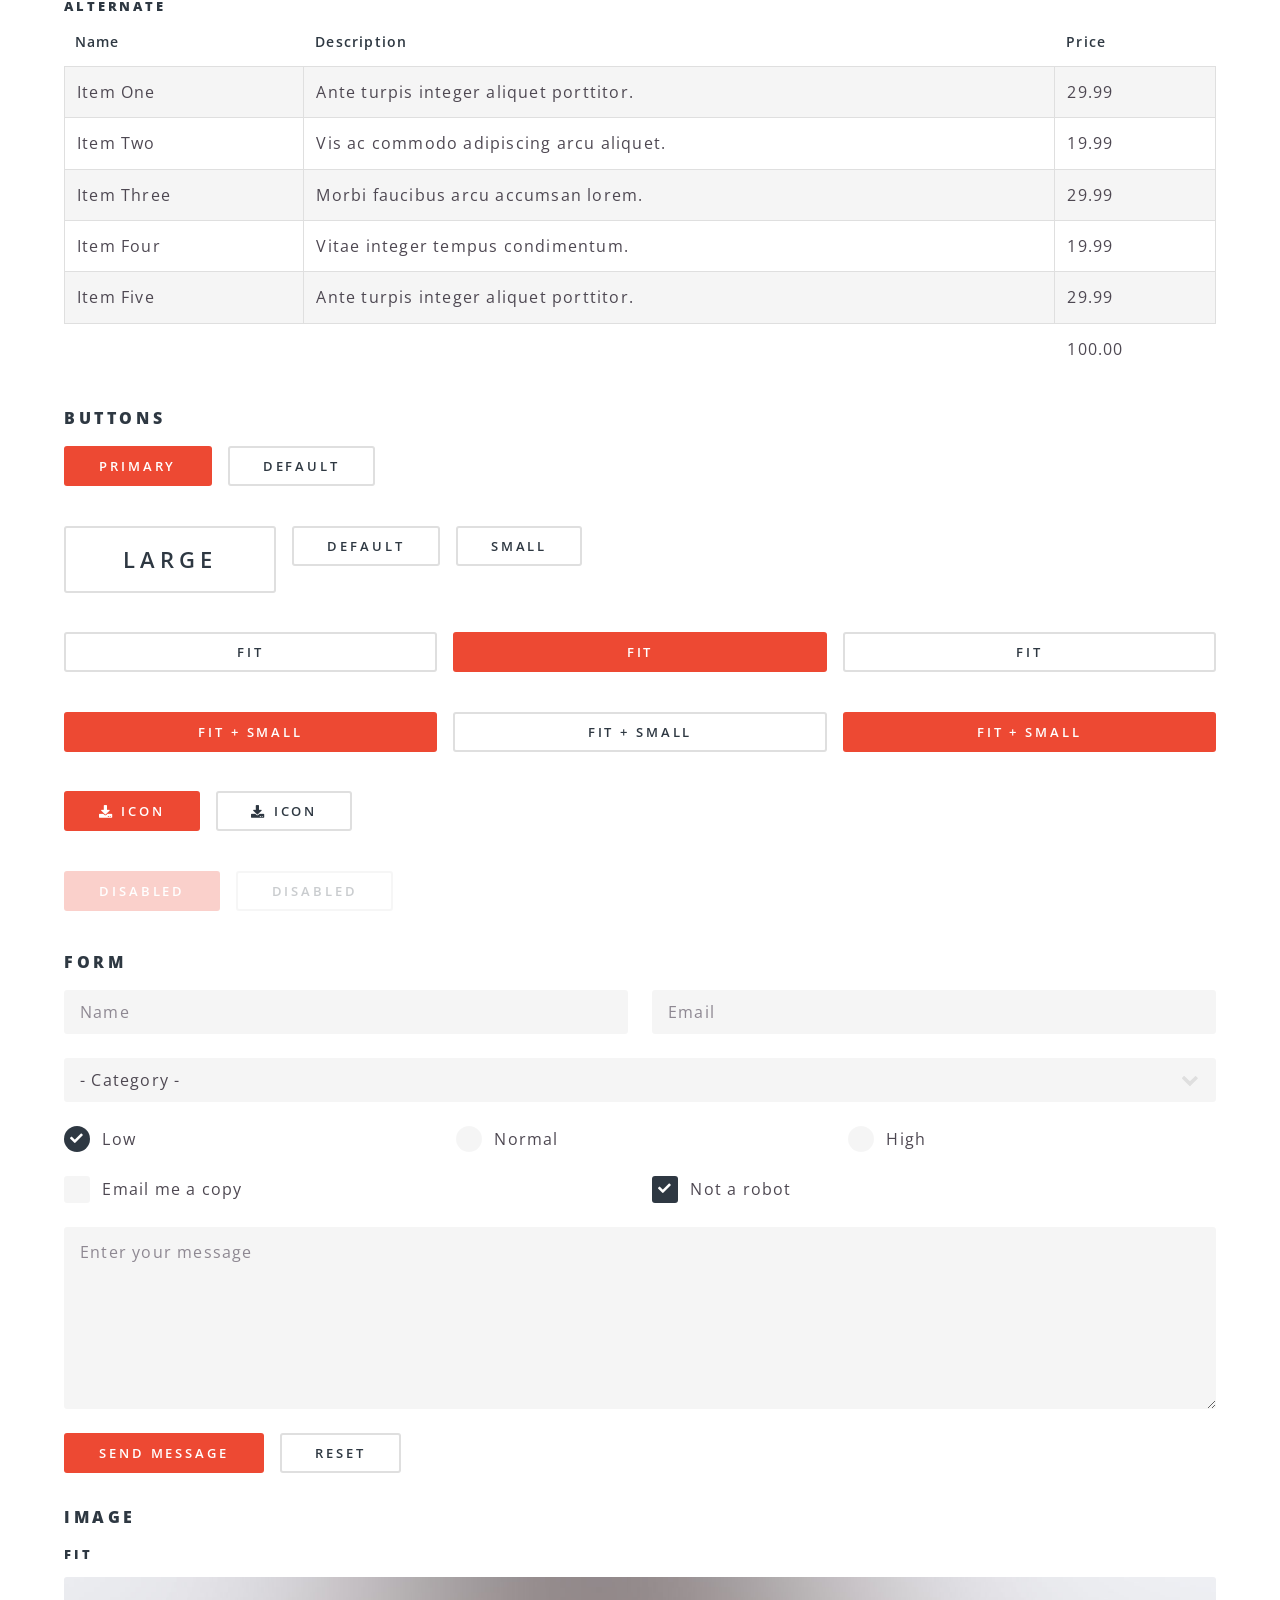
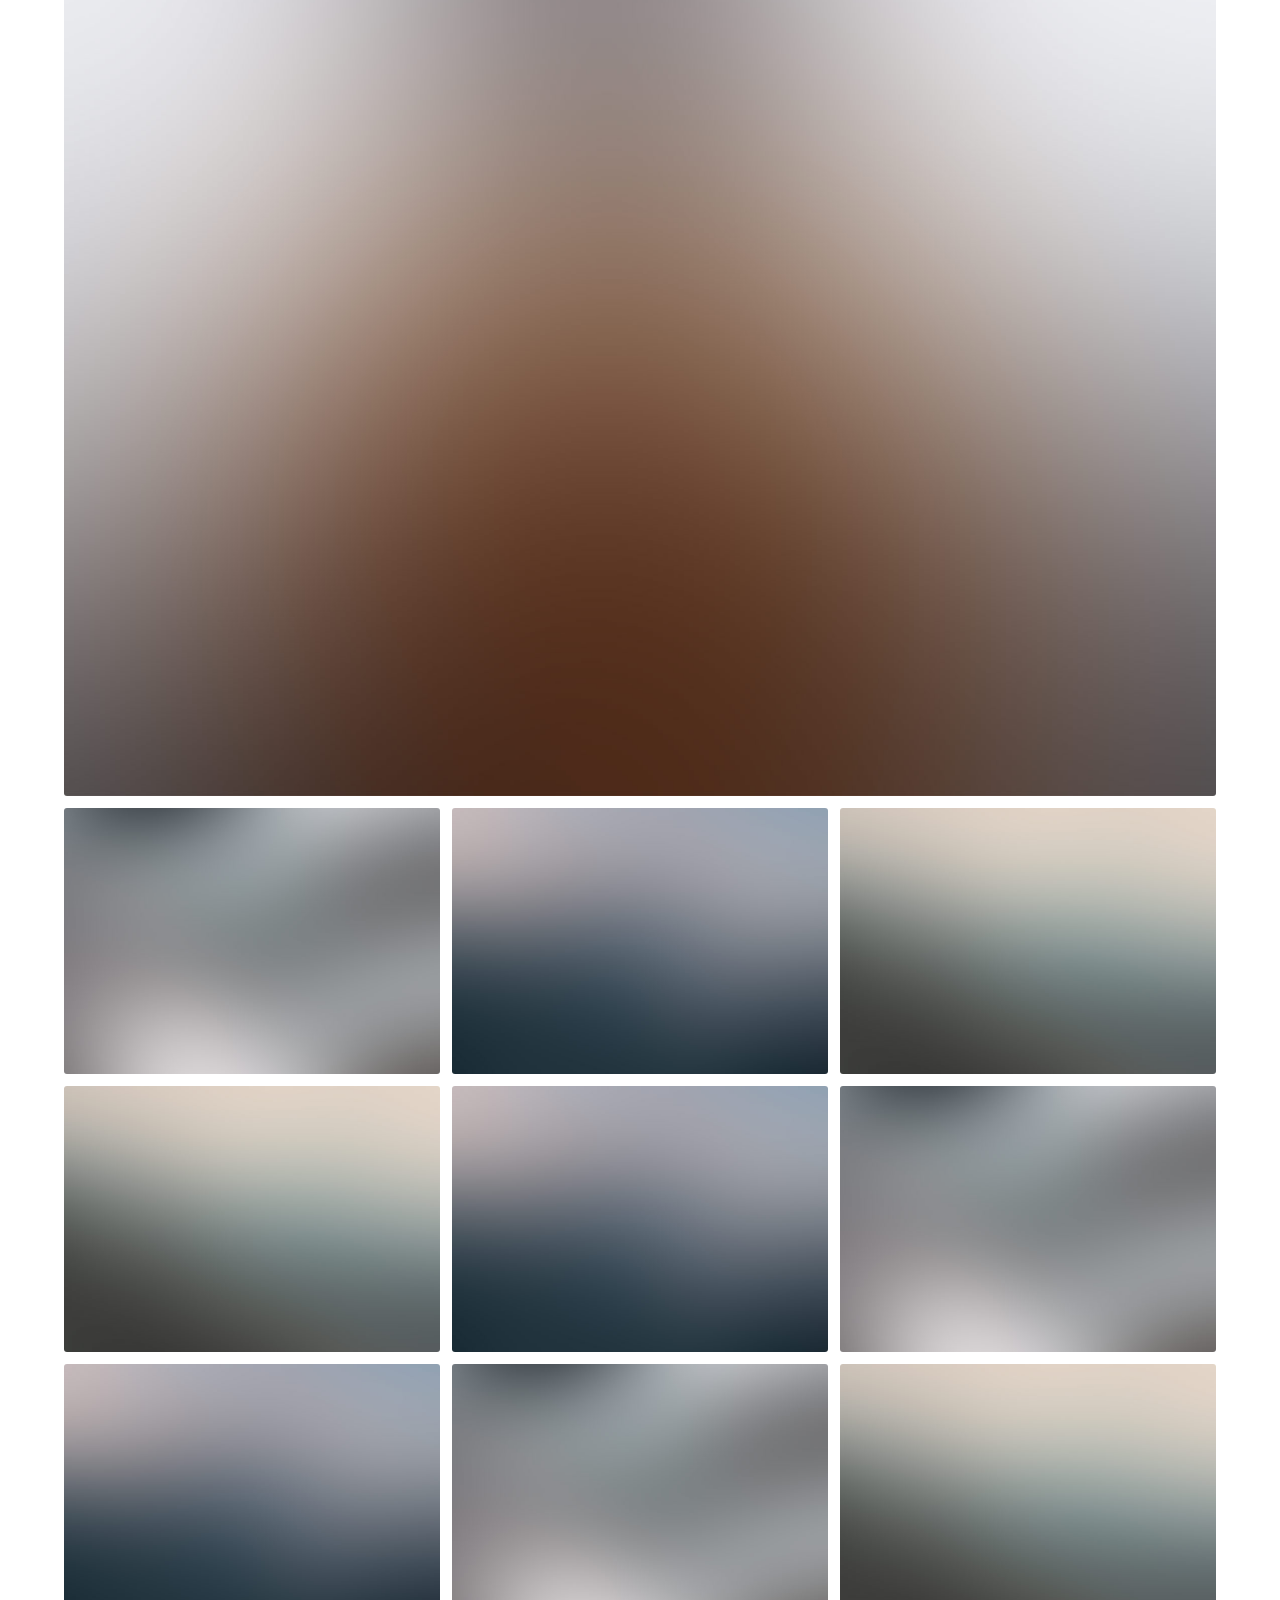
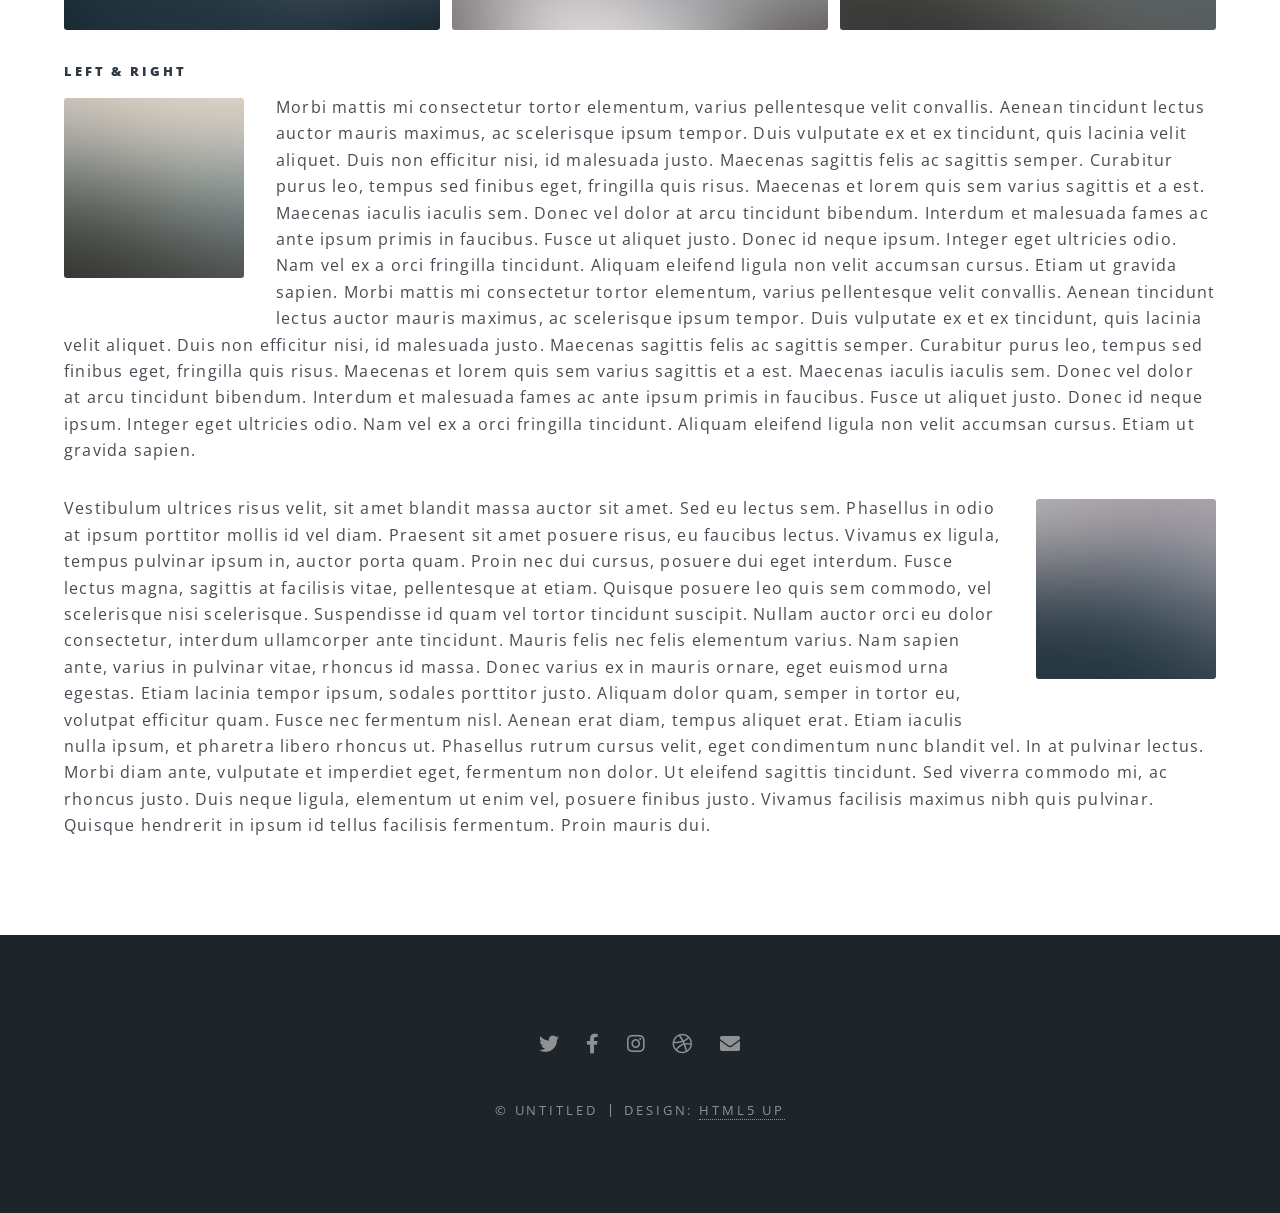
<file: elements.html>
<!DOCTYPE HTML>
<!--
	Spectral by HTML5 UP
	html5up.net | @ajlkn
	Free for personal and commercial use under the CCA 3.0 license (html5up.net/license)
-->
<html>
	<head>
		<title>Elements - Spectral by HTML5 UP</title>
		<meta charset="utf-8" />
		<meta name="viewport" content="width=device-width, initial-scale=1, user-scalable=no" />
		<link rel="stylesheet" href="assets/css/main.css" />
		<noscript><link rel="stylesheet" href="assets/css/noscript.css" /></noscript>
	</head>
	<body class="is-preload">

		<!-- Page Wrapper -->
			<div id="page-wrapper">

				<!-- Header -->
					<header id="header">
						<h1><a href="index.html">Spectral</a></h1>
						<nav id="nav">
							<ul>
								<li class="special">
									<a href="#menu" class="menuToggle"><span>Menu</span></a>
									<div id="menu">
										<ul>
											<li><a href="index.html">Home</a></li>
											<li><a href="generic.html">Generic</a></li>
											<li><a href="elements.html">Elements</a></li>
											<li><a href="#">Sign Up</a></li>
											<li><a href="#">Log In</a></li>
										</ul>
									</div>
								</li>
							</ul>
						</nav>
					</header>

				<!-- Main -->
					<article id="main">
						<header>
							<h2>Elements</h2>
							<p>Aliquam ut ex ut interdum donec amet imperdiet eleifend</p>
						</header>
						<section class="wrapper style5">
							<div class="inner">

								<section>
									<h4>Text</h4>
									<p>This is <b>bold</b> and this is <strong>strong</strong>. This is <i>italic</i> and this is <em>emphasized</em>.
									This is <sup>superscript</sup> text and this is <sub>subscript</sub> text.
									This is <u>underlined</u> and this is code: <code>for (;;) { ... }</code>. Finally, <a href="#">this is a link</a>.</p>
									<hr />
									<header>
										<h4>Heading with a Subtitle</h4>
										<p>Lorem ipsum dolor sit amet nullam id egestas urna aliquam</p>
									</header>
									<p>Nunc lacinia ante nunc ac lobortis. Interdum adipiscing gravida odio porttitor sem non mi integer non faucibus ornare mi ut ante amet placerat aliquet. Volutpat eu sed ante lacinia sapien lorem accumsan varius montes viverra nibh in adipiscing blandit tempus accumsan.</p>
									<header>
										<h5>Heading with a Subtitle</h5>
										<p>Lorem ipsum dolor sit amet nullam id egestas urna aliquam</p>
									</header>
									<p>Nunc lacinia ante nunc ac lobortis. Interdum adipiscing gravida odio porttitor sem non mi integer non faucibus ornare mi ut ante amet placerat aliquet. Volutpat eu sed ante lacinia sapien lorem accumsan varius montes viverra nibh in adipiscing blandit tempus accumsan.</p>
									<hr />
									<h2>Heading Level 2</h2>
									<h3>Heading Level 3</h3>
									<h4>Heading Level 4</h4>
									<h5>Heading Level 5</h5>
									<h6>Heading Level 6</h6>
									<hr />
									<h5>Blockquote</h5>
									<blockquote>Fringilla nisl. Donec accumsan interdum nisi, quis tincidunt felis sagittis eget tempus euismod. Vestibulum ante ipsum primis in faucibus vestibulum. Blandit adipiscing eu felis iaculis volutpat ac adipiscing accumsan faucibus. Vestibulum ante ipsum primis in faucibus lorem ipsum dolor sit amet nullam adipiscing eu felis.</blockquote>
									<h5>Preformatted</h5>
									<pre><code>i = 0;

while (!deck.isInOrder()) {
  print 'Iteration ' + i;
  deck.shuffle();
  i++;
}

print 'It took ' + i + ' iterations to sort the deck.';</code></pre>
								</section>

								<section>
									<h4>Lists</h4>
									<div class="row">
										<div class="col-6 col-12-medium">
											<h5>Unordered</h5>
											<ul>
												<li>Dolor pulvinar etiam.</li>
												<li>Sagittis adipiscing.</li>
												<li>Felis enim feugiat.</li>
											</ul>
											<h5>Alternate</h5>
											<ul class="alt">
												<li>Dolor pulvinar etiam.</li>
												<li>Sagittis adipiscing.</li>
												<li>Felis enim feugiat.</li>
											</ul>
										</div>
										<div class="col-6 col-12-medium">
											<h5>Ordered</h5>
											<ol>
												<li>Dolor pulvinar etiam.</li>
												<li>Etiam vel felis viverra.</li>
												<li>Felis enim feugiat.</li>
												<li>Dolor pulvinar etiam.</li>
												<li>Etiam vel felis lorem.</li>
												<li>Felis enim et feugiat.</li>
											</ol>
											<h5>Icons</h5>
											<ul class="icons">
												<li><a href="#" class="icon brands fa-twitter"><span class="label">Twitter</span></a></li>
												<li><a href="#" class="icon brands fa-facebook-f"><span class="label">Facebook</span></a></li>
												<li><a href="#" class="icon brands fa-instagram"><span class="label">Instagram</span></a></li>
												<li><a href="#" class="icon brands fa-github"><span class="label">Github</span></a></li>
											</ul>
										</div>
									</div>
									<h5>Actions</h5>
									<div class="row">
										<div class="col-6 col-12-medium">
											<ul class="actions">
												<li><a href="#" class="button primary">Default</a></li>
												<li><a href="#" class="button">Default</a></li>
											</ul>
											<ul class="actions small">
												<li><a href="#" class="button primary small">Small</a></li>
												<li><a href="#" class="button small">Small</a></li>
											</ul>
											<ul class="actions stacked">
												<li><a href="#" class="button primary">Default</a></li>
												<li><a href="#" class="button">Default</a></li>
											</ul>
											<ul class="actions stacked">
												<li><a href="#" class="button primary small">Small</a></li>
												<li><a href="#" class="button small">Small</a></li>
											</ul>
										</div>
										<div class="col-6 col-12-medium">
											<ul class="actions stacked">
												<li><a href="#" class="button primary fit">Default</a></li>
												<li><a href="#" class="button fit">Default</a></li>
											</ul>
											<ul class="actions stacked">
												<li><a href="#" class="button primary small fit">Small</a></li>
												<li><a href="#" class="button small fit">Small</a></li>
											</ul>
										</div>
									</div>
								</section>

								<section>
									<h4>Table</h4>
									<h5>Default</h5>
									<div class="table-wrapper">
										<table>
											<thead>
												<tr>
													<th>Name</th>
													<th>Description</th>
													<th>Price</th>
												</tr>
											</thead>
											<tbody>
												<tr>
													<td>Item One</td>
													<td>Ante turpis integer aliquet porttitor.</td>
													<td>29.99</td>
												</tr>
												<tr>
													<td>Item Two</td>
													<td>Vis ac commodo adipiscing arcu aliquet.</td>
													<td>19.99</td>
												</tr>
												<tr>
													<td>Item Three</td>
													<td> Morbi faucibus arcu accumsan lorem.</td>
													<td>29.99</td>
												</tr>
												<tr>
													<td>Item Four</td>
													<td>Vitae integer tempus condimentum.</td>
													<td>19.99</td>
												</tr>
												<tr>
													<td>Item Five</td>
													<td>Ante turpis integer aliquet porttitor.</td>
													<td>29.99</td>
												</tr>
											</tbody>
											<tfoot>
												<tr>
													<td colspan="2"></td>
													<td>100.00</td>
												</tr>
											</tfoot>
										</table>
									</div>

									<h5>Alternate</h5>
									<div class="table-wrapper">
										<table class="alt">
											<thead>
												<tr>
													<th>Name</th>
													<th>Description</th>
													<th>Price</th>
												</tr>
											</thead>
											<tbody>
												<tr>
													<td>Item One</td>
													<td>Ante turpis integer aliquet porttitor.</td>
													<td>29.99</td>
												</tr>
												<tr>
													<td>Item Two</td>
													<td>Vis ac commodo adipiscing arcu aliquet.</td>
													<td>19.99</td>
												</tr>
												<tr>
													<td>Item Three</td>
													<td> Morbi faucibus arcu accumsan lorem.</td>
													<td>29.99</td>
												</tr>
												<tr>
													<td>Item Four</td>
													<td>Vitae integer tempus condimentum.</td>
													<td>19.99</td>
												</tr>
												<tr>
													<td>Item Five</td>
													<td>Ante turpis integer aliquet porttitor.</td>
													<td>29.99</td>
												</tr>
											</tbody>
											<tfoot>
												<tr>
													<td colspan="2"></td>
													<td>100.00</td>
												</tr>
											</tfoot>
										</table>
									</div>
								</section>

								<section>
									<h4>Buttons</h4>
									<ul class="actions">
										<li><a href="#" class="button primary">Primary</a></li>
										<li><a href="#" class="button">Default</a></li>
									</ul>
									<ul class="actions">
										<li><a href="#" class="button large">Large</a></li>
										<li><a href="#" class="button">Default</a></li>
										<li><a href="#" class="button small">Small</a></li>
									</ul>
									<ul class="actions fit">
										<li><a href="#" class="button fit">Fit</a></li>
										<li><a href="#" class="button primary fit">Fit</a></li>
										<li><a href="#" class="button fit">Fit</a></li>
									</ul>
									<ul class="actions fit small">
										<li><a href="#" class="button primary fit small">Fit + Small</a></li>
										<li><a href="#" class="button fit small">Fit + Small</a></li>
										<li><a href="#" class="button primary fit small">Fit + Small</a></li>
									</ul>
									<ul class="actions">
										<li><a href="#" class="button primary icon solid fa-download">Icon</a></li>
										<li><a href="#" class="button icon solid fa-download">Icon</a></li>
									</ul>
									<ul class="actions">
										<li><span class="button primary disabled">Disabled</span></li>
										<li><span class="button disabled">Disabled</span></li>
									</ul>
								</section>

								<section>
									<h4>Form</h4>
									<form method="post" action="#">
										<div class="row gtr-uniform">
											<div class="col-6 col-12-xsmall">
												<input type="text" name="demo-name" id="demo-name" value="" placeholder="Name" />
											</div>
											<div class="col-6 col-12-xsmall">
												<input type="email" name="demo-email" id="demo-email" value="" placeholder="Email" />
											</div>
											<div class="col-12">
												<select name="demo-category" id="demo-category">
													<option value="">- Category -</option>
													<option value="1">Manufacturing</option>
													<option value="1">Shipping</option>
													<option value="1">Administration</option>
													<option value="1">Human Resources</option>
												</select>
											</div>
											<div class="col-4 col-12-small">
												<input type="radio" id="demo-priority-low" name="demo-priority" checked>
												<label for="demo-priority-low">Low</label>
											</div>
											<div class="col-4 col-12-small">
												<input type="radio" id="demo-priority-normal" name="demo-priority">
												<label for="demo-priority-normal">Normal</label>
											</div>
											<div class="col-4 col-12-small">
												<input type="radio" id="demo-priority-high" name="demo-priority">
												<label for="demo-priority-high">High</label>
											</div>
											<div class="col-6 col-12-small">
												<input type="checkbox" id="demo-copy" name="demo-copy">
												<label for="demo-copy">Email me a copy</label>
											</div>
											<div class="col-6 col-12-small">
												<input type="checkbox" id="demo-human" name="demo-human" checked>
												<label for="demo-human">Not a robot</label>
											</div>
											<div class="col-12">
												<textarea name="demo-message" id="demo-message" placeholder="Enter your message" rows="6"></textarea>
											</div>
											<div class="col-12">
												<ul class="actions">
													<li><input type="submit" value="Send Message" class="primary" /></li>
													<li><input type="reset" value="Reset" /></li>
												</ul>
											</div>
										</div>
									</form>
								</section>

								<section>
									<h4>Image</h4>
									<h5>Fit</h5>
									<div class="box alt">
										<div class="row gtr-50 gtr-uniform">
											<div class="col-12"><span class="image fit"><img src="images/banner.jpg" alt="" /></span></div>
											<div class="col-4"><span class="image fit"><img src="images/pic01.jpg" alt="" /></span></div>
											<div class="col-4"><span class="image fit"><img src="images/pic02.jpg" alt="" /></span></div>
											<div class="col-4"><span class="image fit"><img src="images/pic03.jpg" alt="" /></span></div>
											<div class="col-4"><span class="image fit"><img src="images/pic03.jpg" alt="" /></span></div>
											<div class="col-4"><span class="image fit"><img src="images/pic02.jpg" alt="" /></span></div>
											<div class="col-4"><span class="image fit"><img src="images/pic01.jpg" alt="" /></span></div>
											<div class="col-4"><span class="image fit"><img src="images/pic02.jpg" alt="" /></span></div>
											<div class="col-4"><span class="image fit"><img src="images/pic01.jpg" alt="" /></span></div>
											<div class="col-4"><span class="image fit"><img src="images/pic03.jpg" alt="" /></span></div>
										</div>
									</div>
									<h5>Left &amp; Right</h5>
									<p><span class="image left"><img src="images/pic04.jpg" alt="" /></span>Morbi mattis mi consectetur tortor elementum, varius pellentesque velit convallis. Aenean tincidunt lectus auctor mauris maximus, ac scelerisque ipsum tempor. Duis vulputate ex et ex tincidunt, quis lacinia velit aliquet. Duis non efficitur nisi, id malesuada justo. Maecenas sagittis felis ac sagittis semper. Curabitur purus leo, tempus sed finibus eget, fringilla quis risus. Maecenas et lorem quis sem varius sagittis et a est. Maecenas iaculis iaculis sem. Donec vel dolor at arcu tincidunt bibendum. Interdum et malesuada fames ac ante ipsum primis in faucibus. Fusce ut aliquet justo. Donec id neque ipsum. Integer eget ultricies odio. Nam vel ex a orci fringilla tincidunt. Aliquam eleifend ligula non velit accumsan cursus. Etiam ut gravida sapien. Morbi mattis mi consectetur tortor elementum, varius pellentesque velit convallis. Aenean tincidunt lectus auctor mauris maximus, ac scelerisque ipsum tempor. Duis vulputate ex et ex tincidunt, quis lacinia velit aliquet. Duis non efficitur nisi, id malesuada justo. Maecenas sagittis felis ac sagittis semper. Curabitur purus leo, tempus sed finibus eget, fringilla quis risus. Maecenas et lorem quis sem varius sagittis et a est. Maecenas iaculis iaculis sem. Donec vel dolor at arcu tincidunt bibendum. Interdum et malesuada fames ac ante ipsum primis in faucibus. Fusce ut aliquet justo. Donec id neque ipsum. Integer eget ultricies odio. Nam vel ex a orci fringilla tincidunt. Aliquam eleifend ligula non velit accumsan cursus. Etiam ut gravida sapien.</p>
									<p><span class="image right"><img src="images/pic05.jpg" alt="" /></span>Vestibulum ultrices risus velit, sit amet blandit massa auctor sit amet. Sed eu lectus sem. Phasellus in odio at ipsum porttitor mollis id vel diam. Praesent sit amet posuere risus, eu faucibus lectus. Vivamus ex ligula, tempus pulvinar ipsum in, auctor porta quam. Proin nec dui cursus, posuere dui eget interdum. Fusce lectus magna, sagittis at facilisis vitae, pellentesque at etiam. Quisque posuere leo quis sem commodo, vel scelerisque nisi scelerisque. Suspendisse id quam vel tortor tincidunt suscipit. Nullam auctor orci eu dolor consectetur, interdum ullamcorper ante tincidunt. Mauris felis nec felis elementum varius. Nam sapien ante, varius in pulvinar vitae, rhoncus id massa. Donec varius ex in mauris ornare, eget euismod urna egestas. Etiam lacinia tempor ipsum, sodales porttitor justo. Aliquam dolor quam, semper in tortor eu, volutpat efficitur quam. Fusce nec fermentum nisl. Aenean erat diam, tempus aliquet erat. Etiam iaculis nulla ipsum, et pharetra libero rhoncus ut. Phasellus rutrum cursus velit, eget condimentum nunc blandit vel. In at pulvinar lectus. Morbi diam ante, vulputate et imperdiet eget, fermentum non dolor. Ut eleifend sagittis tincidunt. Sed viverra commodo mi, ac rhoncus justo. Duis neque ligula, elementum ut enim vel, posuere finibus justo. Vivamus facilisis maximus nibh quis pulvinar. Quisque hendrerit in ipsum id tellus facilisis fermentum. Proin mauris dui.</p>
								</section>

							</div>
						</section>
					</article>

				<!-- Footer -->
					<footer id="footer">
						<ul class="icons">
							<li><a href="#" class="icon brands fa-twitter"><span class="label">Twitter</span></a></li>
							<li><a href="#" class="icon brands fa-facebook-f"><span class="label">Facebook</span></a></li>
							<li><a href="#" class="icon brands fa-instagram"><span class="label">Instagram</span></a></li>
							<li><a href="#" class="icon brands fa-dribbble"><span class="label">Dribbble</span></a></li>
							<li><a href="#" class="icon solid fa-envelope"><span class="label">Email</span></a></li>
						</ul>
						<ul class="copyright">
							<li>&copy; Untitled</li><li>Design: <a href="http://html5up.net">HTML5 UP</a></li>
						</ul>
					</footer>

			</div>

		<!-- Scripts -->
			<script src="assets/js/jquery.min.js"></script>
			<script src="assets/js/jquery.scrollex.min.js"></script>
			<script src="assets/js/jquery.scrolly.min.js"></script>
			<script src="assets/js/browser.min.js"></script>
			<script src="assets/js/breakpoints.min.js"></script>
			<script src="assets/js/util.js"></script>
			<script src="assets/js/main.js"></script>

	</body>
</html>
</file>
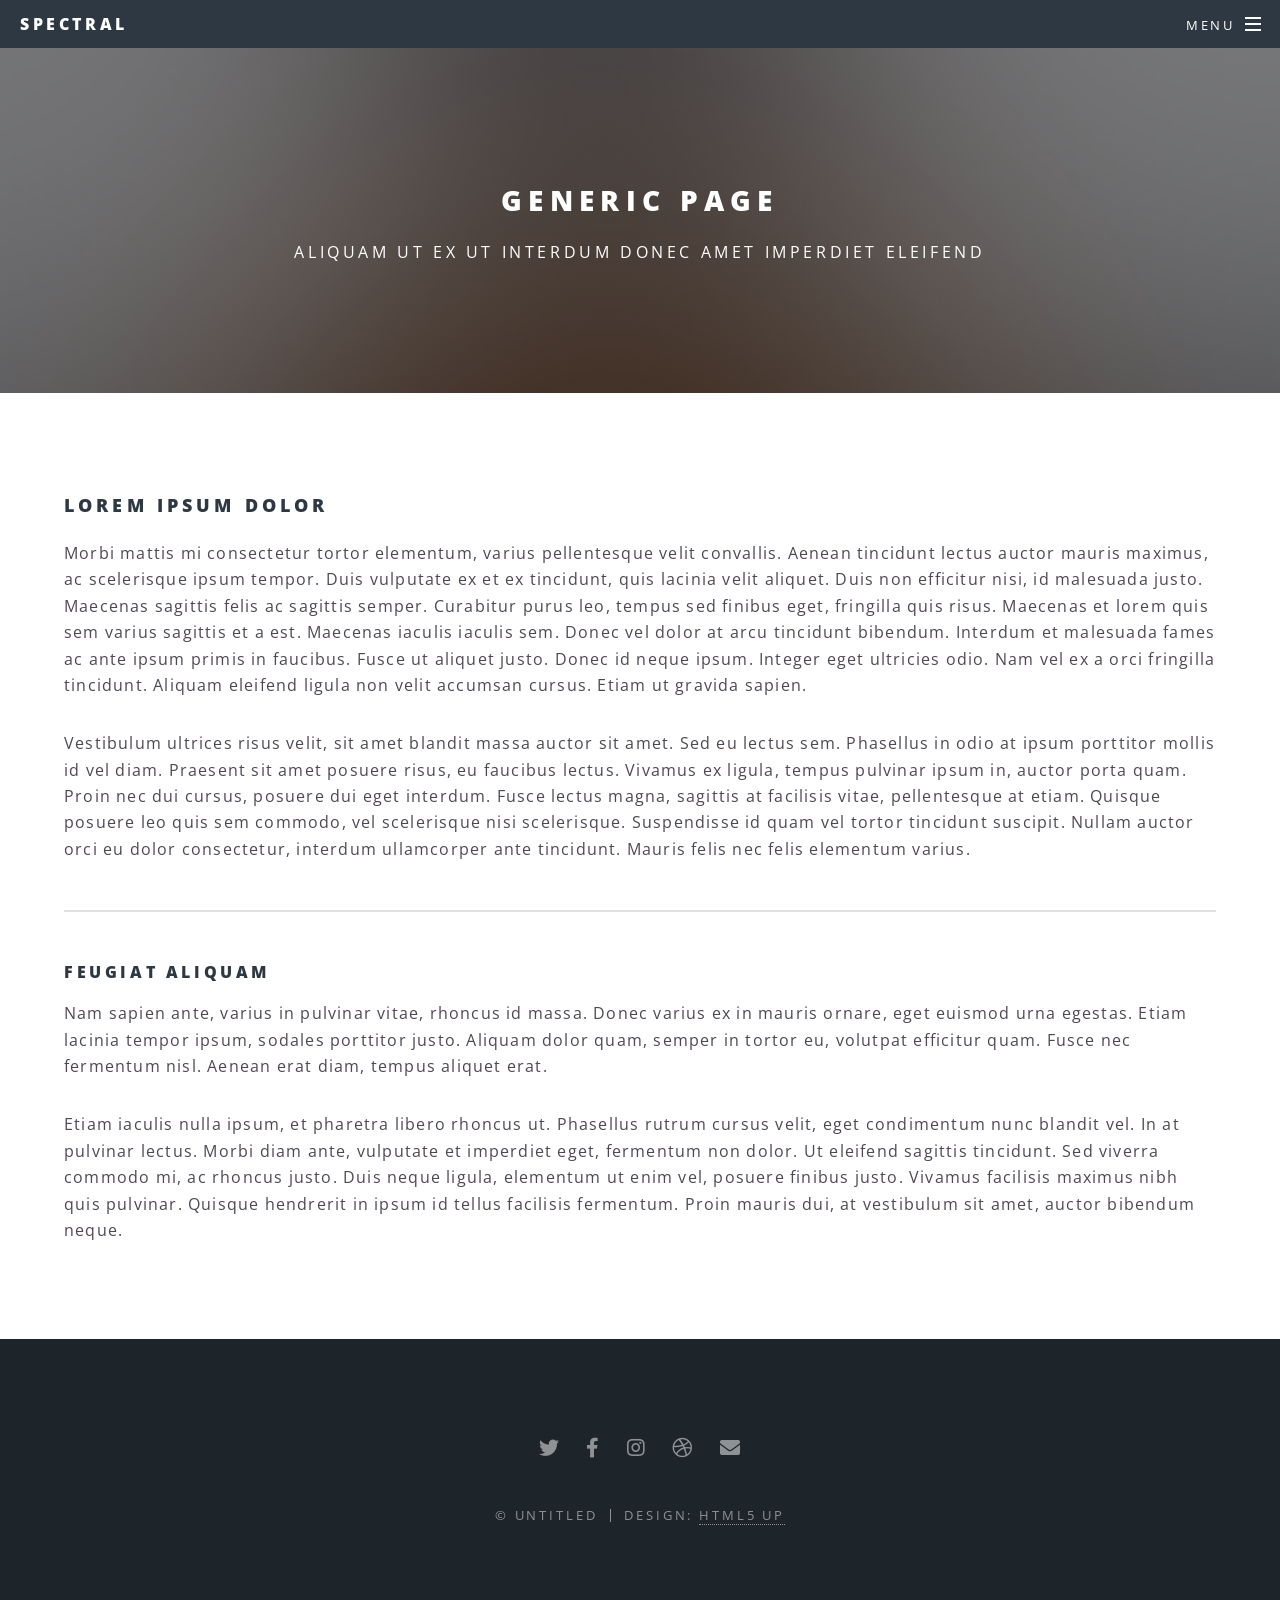
<file: generic.html>
<!DOCTYPE HTML>
<!--
	Spectral by HTML5 UP
	html5up.net | @ajlkn
	Free for personal and commercial use under the CCA 3.0 license (html5up.net/license)
-->
<html>
	<head>
		<title>Generic - Spectral by HTML5 UP</title>
		<meta charset="utf-8" />
		<meta name="viewport" content="width=device-width, initial-scale=1, user-scalable=no" />
		<link rel="stylesheet" href="assets/css/main.css" />
		<noscript><link rel="stylesheet" href="assets/css/noscript.css" /></noscript>
	</head>
	<body class="is-preload">

		<!-- Page Wrapper -->
			<div id="page-wrapper">

				<!-- Header -->
					<header id="header">
						<h1><a href="index.html">Spectral</a></h1>
						<nav id="nav">
							<ul>
								<li class="special">
									<a href="#menu" class="menuToggle"><span>Menu</span></a>
									<div id="menu">
										<ul>
											<li><a href="index.html">Home</a></li>
											<li><a href="generic.html">Generic</a></li>
											<li><a href="elements.html">Elements</a></li>
											<li><a href="#">Sign Up</a></li>
											<li><a href="#">Log In</a></li>
										</ul>
									</div>
								</li>
							</ul>
						</nav>
					</header>

				<!-- Main -->
					<article id="main">
						<header>
							<h2>Generic Page</h2>
							<p>Aliquam ut ex ut interdum donec amet imperdiet eleifend</p>
						</header>
						<section class="wrapper style5">
							<div class="inner">

								<h3>Lorem ipsum dolor</h3>
								<p>Morbi mattis mi consectetur tortor elementum, varius pellentesque velit convallis. Aenean tincidunt lectus auctor mauris maximus, ac scelerisque ipsum tempor. Duis vulputate ex et ex tincidunt, quis lacinia velit aliquet. Duis non efficitur nisi, id malesuada justo. Maecenas sagittis felis ac sagittis semper. Curabitur purus leo, tempus sed finibus eget, fringilla quis risus. Maecenas et lorem quis sem varius sagittis et a est. Maecenas iaculis iaculis sem. Donec vel dolor at arcu tincidunt bibendum. Interdum et malesuada fames ac ante ipsum primis in faucibus. Fusce ut aliquet justo. Donec id neque ipsum. Integer eget ultricies odio. Nam vel ex a orci fringilla tincidunt. Aliquam eleifend ligula non velit accumsan cursus. Etiam ut gravida sapien.</p>

								<p>Vestibulum ultrices risus velit, sit amet blandit massa auctor sit amet. Sed eu lectus sem. Phasellus in odio at ipsum porttitor mollis id vel diam. Praesent sit amet posuere risus, eu faucibus lectus. Vivamus ex ligula, tempus pulvinar ipsum in, auctor porta quam. Proin nec dui cursus, posuere dui eget interdum. Fusce lectus magna, sagittis at facilisis vitae, pellentesque at etiam. Quisque posuere leo quis sem commodo, vel scelerisque nisi scelerisque. Suspendisse id quam vel tortor tincidunt suscipit. Nullam auctor orci eu dolor consectetur, interdum ullamcorper ante tincidunt. Mauris felis nec felis elementum varius.</p>

								<hr />

								<h4>Feugiat aliquam</h4>
								<p>Nam sapien ante, varius in pulvinar vitae, rhoncus id massa. Donec varius ex in mauris ornare, eget euismod urna egestas. Etiam lacinia tempor ipsum, sodales porttitor justo. Aliquam dolor quam, semper in tortor eu, volutpat efficitur quam. Fusce nec fermentum nisl. Aenean erat diam, tempus aliquet erat.</p>

								<p>Etiam iaculis nulla ipsum, et pharetra libero rhoncus ut. Phasellus rutrum cursus velit, eget condimentum nunc blandit vel. In at pulvinar lectus. Morbi diam ante, vulputate et imperdiet eget, fermentum non dolor. Ut eleifend sagittis tincidunt. Sed viverra commodo mi, ac rhoncus justo. Duis neque ligula, elementum ut enim vel, posuere finibus justo. Vivamus facilisis maximus nibh quis pulvinar. Quisque hendrerit in ipsum id tellus facilisis fermentum. Proin mauris dui, at vestibulum sit amet, auctor bibendum neque.</p>

							</div>
						</section>
					</article>

				<!-- Footer -->
					<footer id="footer">
						<ul class="icons">
							<li><a href="#" class="icon brands fa-twitter"><span class="label">Twitter</span></a></li>
							<li><a href="#" class="icon brands fa-facebook-f"><span class="label">Facebook</span></a></li>
							<li><a href="#" class="icon brands fa-instagram"><span class="label">Instagram</span></a></li>
							<li><a href="#" class="icon brands fa-dribbble"><span class="label">Dribbble</span></a></li>
							<li><a href="#" class="icon solid fa-envelope"><span class="label">Email</span></a></li>
						</ul>
						<ul class="copyright">
							<li>&copy; Untitled</li><li>Design: <a href="http://html5up.net">HTML5 UP</a></li>
						</ul>
					</footer>

			</div>

		<!-- Scripts -->
			<script src="assets/js/jquery.min.js"></script>
			<script src="assets/js/jquery.scrollex.min.js"></script>
			<script src="assets/js/jquery.scrolly.min.js"></script>
			<script src="assets/js/browser.min.js"></script>
			<script src="assets/js/breakpoints.min.js"></script>
			<script src="assets/js/util.js"></script>
			<script src="assets/js/main.js"></script>

	</body>
</html>
</file>
<file: assets/css/noscript.css>
/*
	Spectral by HTML5 UP
	html5up.net | @ajlkn
	Free for personal and commercial use under the CCA 3.0 license (html5up.net/license)
*/

/* Banner */

	body.is-preload #banner h2 {
		-moz-transform: none;
		-webkit-transform: none;
		-ms-transform: none;
		transform: none;
		opacity: 1;
	}

		body.is-preload #banner h2:before, body.is-preload #banner h2:after {
			width: 100%;
		}

	body.is-preload #banner .more {
		-moz-transform: none;
		-webkit-transform: none;
		-ms-transform: none;
		transform: none;
		opacity: 1;
	}

	body.is-preload #banner:after {
		opacity: 0;
	}
</file>
<file: assets/css/main.css>
@import url(fontawesome-all.min.css);
@import url("https://fonts.googleapis.com/css?family=Open+Sans:400,400italic,600,600italic,800,800italic");

/*
	Spectral by HTML5 UP
	html5up.net | @ajlkn
	Free for personal and commercial use under the CCA 3.0 license (html5up.net/license)
*/

html, body, div, span, applet, object,
iframe, h1, h2, h3, h4, h5, h6, p, blockquote,
pre, a, abbr, acronym, address, big, cite,
code, del, dfn, em, img, ins, kbd, q, s, samp,
small, strike, strong, sub, sup, tt, var, b,
u, i, center, dl, dt, dd, ol, ul, li, fieldset,
form, label, legend, table, caption, tbody,
tfoot, thead, tr, th, td, article, aside,
canvas, details, embed, figure, figcaption,
footer, header, hgroup, menu, nav, output, ruby,
section, summary, time, mark, audio, video {
	margin: 0;
	padding: 0;
	border: 0;
	font-size: 100%;
	font: inherit;
	vertical-align: baseline;}

article, aside, details, figcaption, figure,
footer, header, hgroup, menu, nav, section {
	display: block;}

body {
	line-height: 1;
}

ol, ul {
	list-style: none;
}

blockquote, q {
	quotes: none;
}

	blockquote:before, blockquote:after, q:before, q:after {
		content: '';
		content: none;
	}

table {
	border-collapse: collapse;
	border-spacing: 0;
}

body {
	-webkit-text-size-adjust: none;
}

mark {
	background-color: transparent;
	color: inherit;
}

input::-moz-focus-inner {
	border: 0;
	padding: 0;
}

input, select, textarea {
	-moz-appearance: none;
	-webkit-appearance: none;
	-ms-appearance: none;
	appearance: none;
}

/* Basic */

	@-ms-viewport {
		width: device-width;
	}

	html {
		box-sizing: border-box;
	}

	*, *:before, *:after {
		box-sizing: inherit;
	}

	body {
		background: #2e3842;
	}

		body.is-preload *, body.is-preload *:before, body.is-preload *:after {
			-moz-animation: none !important;
			-webkit-animation: none !important;
			-ms-animation: none !important;
			animation: none !important;
			-moz-transition: none !important;
			-webkit-transition: none !important;
			-ms-transition: none !important;
			transition: none !important;
		}

	body, input, select, textarea {
		color: #fff;
		font-family: "Open Sans", Helvetica, sans-serif;
		font-size: 15pt;
		font-weight: 400;
		letter-spacing: 0.075em;
		line-height: 1.65em;
	}

		@media screen and (max-width: 1680px) {

			body, input, select, textarea {
				font-size: 13pt;
			}

		}

		@media screen and (max-width: 1280px) {

			body, input, select, textarea {
				font-size: 12pt;
			}

		}

		@media screen and (max-width: 736px) {

			body, input, select, textarea {
				font-size: 11pt;
				letter-spacing: 0.0375em;
			}

		}

	a {
		-moz-transition: color 0.2s ease, border-bottom-color 0.2s ease;
		-webkit-transition: color 0.2s ease, border-bottom-color 0.2s ease;
		-ms-transition: color 0.2s ease, border-bottom-color 0.2s ease;
		transition: color 0.2s ease, border-bottom-color 0.2s ease;
		border-bottom: dotted 1px;
		color: inherit;
		text-decoration: none;
	}

		a:hover {
			border-bottom-color: transparent;
		}

	strong, b {
		color: #fff;
		font-weight: 600;
	}

	em, i {
		font-style: italic;
	}

	p {
		margin: 0 0 2em 0;
	}

	h1, h2, h3, h4, h5, h6 {
		color: #fff;
		font-weight: 800;
		letter-spacing: 0.225em;
		line-height: 1em;
		margin: 0 0 1em 0;
		text-transform: uppercase;
	}

		h1 a, h2 a, h3 a, h4 a, h5 a, h6 a {
			color: inherit;
			text-decoration: none;
		}

	h2 {
		font-size: 1.35em;
		line-height: 1.75em;
	}

		@media screen and (max-width: 736px) {

			h2 {
				font-size: 1.1em;
				line-height: 1.65em;
			}

		}

	h3 {
		font-size: 1.15em;
		line-height: 1.75em;
	}

		@media screen and (max-width: 736px) {

			h3 {
				font-size: 1em;
				line-height: 1.65em;
			}

		}

	h4 {
		font-size: 1em;
		line-height: 1.5em;
	}

	h5 {
		font-size: 0.8em;
		line-height: 1.5em;
	}

	h6 {
		font-size: 0.7em;
		line-height: 1.5em;
	}

	sub {
		font-size: 0.8em;
		position: relative;
		top: 0.5em;
	}

	sup {
		font-size: 0.8em;
		position: relative;
		top: -0.5em;
	}

	hr {
		border: 0;
		border-bottom: solid 2px #fff;
		margin: 3em 0;
	}

		hr.major {
			margin: 4.5em 0;
		}

	blockquote {
		border-left: solid 4px #fff;
		font-style: italic;
		margin: 0 0 2em 0;
		padding: 0.5em 0 0.5em 2em;
	}

	code {
		background: rgba(144, 144, 144, 0.25);
		border-radius: 3px;
		font-family: "Courier New", monospace;
		font-size: 0.9em;
		letter-spacing: 0;
		margin: 0 0.25em;
		padding: 0.25em 0.65em;
	}

	pre {
		-webkit-overflow-scrolling: touch;
		font-family: "Courier New", monospace;
		font-size: 0.9em;
		margin: 0 0 2em 0;
	}

		pre code {
			display: block;
			line-height: 1.75em;
			padding: 1em 1.5em;
			overflow-x: auto;
		}

	.align-left {
		text-align: left;
	}

	.align-center {
		text-align: center;
	}

	.align-right {
		text-align: right;
	}

/* Row */

	.row {
		display: flex;
		flex-wrap: wrap;
		box-sizing: border-box;
		align-items: stretch;
	}

		.row > * {
			box-sizing: border-box;
		}

		.row.gtr-uniform > * > :last-child {
			margin-bottom: 0;
		}

		.row.aln-left {
			justify-content: flex-start;
		}

		.row.aln-center {
			justify-content: center;
		}

		.row.aln-right {
			justify-content: flex-end;
		}

		.row.aln-top {
			align-items: flex-start;
		}

		.row.aln-middle {
			align-items: center;
		}

		.row.aln-bottom {
			align-items: flex-end;
		}

		.row > .imp {
			order: -1;
		}

		.row > .col-1 {
			width: 8.33333%;
		}

		.row > .off-1 {
			margin-left: 8.33333%;
		}

		.row > .col-2 {
			width: 16.66667%;
		}

		.row > .off-2 {
			margin-left: 16.66667%;
		}

		.row > .col-3 {
			width: 25%;
		}

		.row > .off-3 {
			margin-left: 25%;
		}

		.row > .col-4 {
			width: 33.33333%;
		}

		.row > .off-4 {
			margin-left: 33.33333%;
		}

		.row > .col-5 {
			width: 41.66667%;
		}

		.row > .off-5 {
			margin-left: 41.66667%;
		}

		.row > .col-6 {
			width: 50%;
		}

		.row > .off-6 {
			margin-left: 50%;
		}

		.row > .col-7 {
			width: 58.33333%;
		}

		.row > .off-7 {
			margin-left: 58.33333%;
		}

		.row > .col-8 {
			width: 66.66667%;
		}

		.row > .off-8 {
			margin-left: 66.66667%;
		}

		.row > .col-9 {
			width: 75%;
		}

		.row > .off-9 {
			margin-left: 75%;
		}

		.row > .col-10 {
			width: 83.33333%;
		}

		.row > .off-10 {
			margin-left: 83.33333%;
		}

		.row > .col-11 {
			width: 91.66667%;
		}

		.row > .off-11 {
			margin-left: 91.66667%;
		}

		.row > .col-12 {
			width: 100%;
		}

		.row > .off-12 {
			margin-left: 100%;
		}

		.row.gtr-0 {
			margin-top: 0;
			margin-left: 0em;
		}

			.row.gtr-0 > * {
				padding: 0 0 0 0em;
			}

			.row.gtr-0.gtr-uniform {
				margin-top: 0em;
			}

				.row.gtr-0.gtr-uniform > * {
					padding-top: 0em;
				}

		.row.gtr-25 {
			margin-top: 0;
			margin-left: -0.375em;
		}

			.row.gtr-25 > * {
				padding: 0 0 0 0.375em;
			}

			.row.gtr-25.gtr-uniform {
				margin-top: -0.375em;
			}

				.row.gtr-25.gtr-uniform > * {
					padding-top: 0.375em;
				}

		.row.gtr-50 {
			margin-top: 0;
			margin-left: -0.75em;
		}

			.row.gtr-50 > * {
				padding: 0 0 0 0.75em;
			}

			.row.gtr-50.gtr-uniform {
				margin-top: -0.75em;
			}

				.row.gtr-50.gtr-uniform > * {
					padding-top: 0.75em;
				}

		.row {
			margin-top: 0;
			margin-left: -1.5em;
		}

			.row > * {
				padding: 0 0 0 1.5em;
			}

			.row.gtr-uniform {
				margin-top: -1.5em;
			}

				.row.gtr-uniform > * {
					padding-top: 1.5em;
				}

		.row.gtr-150 {
			margin-top: 0;
			margin-left: -2.25em;
		}

			.row.gtr-150 > * {
				padding: 0 0 0 2.25em;
			}

			.row.gtr-150.gtr-uniform {
				margin-top: -2.25em;
			}

				.row.gtr-150.gtr-uniform > * {
					padding-top: 2.25em;
				}

		.row.gtr-200 {
			margin-top: 0;
			margin-left: -3em;
		}

			.row.gtr-200 > * {
				padding: 0 0 0 3em;
			}

			.row.gtr-200.gtr-uniform {
				margin-top: -3em;
			}

				.row.gtr-200.gtr-uniform > * {
					padding-top: 3em;
				}

		@media screen and (max-width: 1680px) {

			.row {
				display: flex;
				flex-wrap: wrap;
				box-sizing: border-box;
				align-items: stretch;
			}

				.row > * {
					box-sizing: border-box;
				}

				.row.gtr-uniform > * > :last-child {
					margin-bottom: 0;
				}

				.row.aln-left {
					justify-content: flex-start;
				}

				.row.aln-center {
					justify-content: center;
				}

				.row.aln-right {
					justify-content: flex-end;
				}

				.row.aln-top {
					align-items: flex-start;
				}

				.row.aln-middle {
					align-items: center;
				}

				.row.aln-bottom {
					align-items: flex-end;
				}

				.row > .imp-xlarge {
					order: -1;
				}

				.row > .col-1-xlarge {
					width: 8.33333%;
				}

				.row > .off-1-xlarge {
					margin-left: 8.33333%;
				}

				.row > .col-2-xlarge {
					width: 16.66667%;
				}

				.row > .off-2-xlarge {
					margin-left: 16.66667%;
				}

				.row > .col-3-xlarge {
					width: 25%;
				}

				.row > .off-3-xlarge {
					margin-left: 25%;
				}

				.row > .col-4-xlarge {
					width: 33.33333%;
				}

				.row > .off-4-xlarge {
					margin-left: 33.33333%;
				}

				.row > .col-5-xlarge {
					width: 41.66667%;
				}

				.row > .off-5-xlarge {
					margin-left: 41.66667%;
				}

				.row > .col-6-xlarge {
					width: 50%;
				}

				.row > .off-6-xlarge {
					margin-left: 50%;
				}

				.row > .col-7-xlarge {
					width: 58.33333%;
				}

				.row > .off-7-xlarge {
					margin-left: 58.33333%;
				}

				.row > .col-8-xlarge {
					width: 66.66667%;
				}

				.row > .off-8-xlarge {
					margin-left: 66.66667%;
				}

				.row > .col-9-xlarge {
					width: 75%;
				}

				.row > .off-9-xlarge {
					margin-left: 75%;
				}

				.row > .col-10-xlarge {
					width: 83.33333%;
				}

				.row > .off-10-xlarge {
					margin-left: 83.33333%;
				}

				.row > .col-11-xlarge {
					width: 91.66667%;
				}

				.row > .off-11-xlarge {
					margin-left: 91.66667%;
				}

				.row > .col-12-xlarge {
					width: 100%;
				}

				.row > .off-12-xlarge {
					margin-left: 100%;
				}

				.row.gtr-0 {
					margin-top: 0;
					margin-left: 0em;
				}

					.row.gtr-0 > * {
						padding: 0 0 0 0em;
					}

					.row.gtr-0.gtr-uniform {
						margin-top: 0em;
					}

						.row.gtr-0.gtr-uniform > * {
							padding-top: 0em;
						}

				.row.gtr-25 {
					margin-top: 0;
					margin-left: -0.375em;
				}

					.row.gtr-25 > * {
						padding: 0 0 0 0.375em;
					}

					.row.gtr-25.gtr-uniform {
						margin-top: -0.375em;
					}

						.row.gtr-25.gtr-uniform > * {
							padding-top: 0.375em;
						}

				.row.gtr-50 {
					margin-top: 0;
					margin-left: -0.75em;
				}

					.row.gtr-50 > * {
						padding: 0 0 0 0.75em;
					}

					.row.gtr-50.gtr-uniform {
						margin-top: -0.75em;
					}

						.row.gtr-50.gtr-uniform > * {
							padding-top: 0.75em;
						}

				.row {
					margin-top: 0;
					margin-left: -1.5em;
				}

					.row > * {
						padding: 0 0 0 1.5em;
					}

					.row.gtr-uniform {
						margin-top: -1.5em;
					}

						.row.gtr-uniform > * {
							padding-top: 1.5em;
						}

				.row.gtr-150 {
					margin-top: 0;
					margin-left: -2.25em;
				}

					.row.gtr-150 > * {
						padding: 0 0 0 2.25em;
					}

					.row.gtr-150.gtr-uniform {
						margin-top: -2.25em;
					}

						.row.gtr-150.gtr-uniform > * {
							padding-top: 2.25em;
						}

				.row.gtr-200 {
					margin-top: 0;
					margin-left: -3em;
				}

					.row.gtr-200 > * {
						padding: 0 0 0 3em;
					}

					.row.gtr-200.gtr-uniform {
						margin-top: -3em;
					}

						.row.gtr-200.gtr-uniform > * {
							padding-top: 3em;
						}

		}

		@media screen and (max-width: 1280px) {

			.row {
				display: flex;
				flex-wrap: wrap;
				box-sizing: border-box;
				align-items: stretch;
			}

				.row > * {
					box-sizing: border-box;
				}

				.row.gtr-uniform > * > :last-child {
					margin-bottom: 0;
				}

				.row.aln-left {
					justify-content: flex-start;
				}

				.row.aln-center {
					justify-content: center;
				}

				.row.aln-right {
					justify-content: flex-end;
				}

				.row.aln-top {
					align-items: flex-start;
				}

				.row.aln-middle {
					align-items: center;
				}

				.row.aln-bottom {
					align-items: flex-end;
				}

				.row > .imp-large {
					order: -1;
				}

				.row > .col-1-large {
					width: 8.33333%;
				}

				.row > .off-1-large {
					margin-left: 8.33333%;
				}

				.row > .col-2-large {
					width: 16.66667%;
				}

				.row > .off-2-large {
					margin-left: 16.66667%;
				}

				.row > .col-3-large {
					width: 25%;
				}

				.row > .off-3-large {
					margin-left: 25%;
				}

				.row > .col-4-large {
					width: 33.33333%;
				}

				.row > .off-4-large {
					margin-left: 33.33333%;
				}

				.row > .col-5-large {
					width: 41.66667%;
				}

				.row > .off-5-large {
					margin-left: 41.66667%;
				}

				.row > .col-6-large {
					width: 50%;
				}

				.row > .off-6-large {
					margin-left: 50%;
				}

				.row > .col-7-large {
					width: 58.33333%;
				}

				.row > .off-7-large {
					margin-left: 58.33333%;
				}

				.row > .col-8-large {
					width: 66.66667%;
				}

				.row > .off-8-large {
					margin-left: 66.66667%;
				}

				.row > .col-9-large {
					width: 75%;
				}

				.row > .off-9-large {
					margin-left: 75%;
				}

				.row > .col-10-large {
					width: 83.33333%;
				}

				.row > .off-10-large {
					margin-left: 83.33333%;
				}

				.row > .col-11-large {
					width: 91.66667%;
				}

				.row > .off-11-large {
					margin-left: 91.66667%;
				}

				.row > .col-12-large {
					width: 100%;
				}

				.row > .off-12-large {
					margin-left: 100%;
				}

				.row.gtr-0 {
					margin-top: 0;
					margin-left: 0em;
				}

					.row.gtr-0 > * {
						padding: 0 0 0 0em;
					}

					.row.gtr-0.gtr-uniform {
						margin-top: 0em;
					}

						.row.gtr-0.gtr-uniform > * {
							padding-top: 0em;
						}

				.row.gtr-25 {
					margin-top: 0;
					margin-left: -0.375em;
				}

					.row.gtr-25 > * {
						padding: 0 0 0 0.375em;
					}

					.row.gtr-25.gtr-uniform {
						margin-top: -0.375em;
					}

						.row.gtr-25.gtr-uniform > * {
							padding-top: 0.375em;
						}

				.row.gtr-50 {
					margin-top: 0;
					margin-left: -0.75em;
				}

					.row.gtr-50 > * {
						padding: 0 0 0 0.75em;
					}

					.row.gtr-50.gtr-uniform {
						margin-top: -0.75em;
					}

						.row.gtr-50.gtr-uniform > * {
							padding-top: 0.75em;
						}

				.row {
					margin-top: 0;
					margin-left: -1.5em;
				}

					.row > * {
						padding: 0 0 0 1.5em;
					}

					.row.gtr-uniform {
						margin-top: -1.5em;
					}

						.row.gtr-uniform > * {
							padding-top: 1.5em;
						}

				.row.gtr-150 {
					margin-top: 0;
					margin-left: -2.25em;
				}

					.row.gtr-150 > * {
						padding: 0 0 0 2.25em;
					}

					.row.gtr-150.gtr-uniform {
						margin-top: -2.25em;
					}

						.row.gtr-150.gtr-uniform > * {
							padding-top: 2.25em;
						}

				.row.gtr-200 {
					margin-top: 0;
					margin-left: -3em;
				}

					.row.gtr-200 > * {
						padding: 0 0 0 3em;
					}

					.row.gtr-200.gtr-uniform {
						margin-top: -3em;
					}

						.row.gtr-200.gtr-uniform > * {
							padding-top: 3em;
						}

		}

		@media screen and (max-width: 980px) {

			.row {
				display: flex;
				flex-wrap: wrap;
				box-sizing: border-box;
				align-items: stretch;
			}

				.row > * {
					box-sizing: border-box;
				}

				.row.gtr-uniform > * > :last-child {
					margin-bottom: 0;
				}

				.row.aln-left {
					justify-content: flex-start;
				}

				.row.aln-center {
					justify-content: center;
				}

				.row.aln-right {
					justify-content: flex-end;
				}

				.row.aln-top {
					align-items: flex-start;
				}

				.row.aln-middle {
					align-items: center;
				}

				.row.aln-bottom {
					align-items: flex-end;
				}

				.row > .imp-medium {
					order: -1;
				}

				.row > .col-1-medium {
					width: 8.33333%;
				}

				.row > .off-1-medium {
					margin-left: 8.33333%;
				}

				.row > .col-2-medium {
					width: 16.66667%;
				}

				.row > .off-2-medium {
					margin-left: 16.66667%;
				}

				.row > .col-3-medium {
					width: 25%;
				}

				.row > .off-3-medium {
					margin-left: 25%;
				}

				.row > .col-4-medium {
					width: 33.33333%;
				}

				.row > .off-4-medium {
					margin-left: 33.33333%;
				}

				.row > .col-5-medium {
					width: 41.66667%;
				}

				.row > .off-5-medium {
					margin-left: 41.66667%;
				}

				.row > .col-6-medium {
					width: 50%;
				}

				.row > .off-6-medium {
					margin-left: 50%;
				}

				.row > .col-7-medium {
					width: 58.33333%;
				}

				.row > .off-7-medium {
					margin-left: 58.33333%;
				}

				.row > .col-8-medium {
					width: 66.66667%;
				}

				.row > .off-8-medium {
					margin-left: 66.66667%;
				}

				.row > .col-9-medium {
					width: 75%;
				}

				.row > .off-9-medium {
					margin-left: 75%;
				}

				.row > .col-10-medium {
					width: 83.33333%;
				}

				.row > .off-10-medium {
					margin-left: 83.33333%;
				}

				.row > .col-11-medium {
					width: 91.66667%;
				}

				.row > .off-11-medium {
					margin-left: 91.66667%;
				}

				.row > .col-12-medium {
					width: 100%;
				}

				.row > .off-12-medium {
					margin-left: 100%;
				}

				.row.gtr-0 {
					margin-top: 0;
					margin-left: 0em;
				}

					.row.gtr-0 > * {
						padding: 0 0 0 0em;
					}

					.row.gtr-0.gtr-uniform {
						margin-top: 0em;
					}

						.row.gtr-0.gtr-uniform > * {
							padding-top: 0em;
						}

				.row.gtr-25 {
					margin-top: 0;
					margin-left: -0.375em;
				}

					.row.gtr-25 > * {
						padding: 0 0 0 0.375em;
					}

					.row.gtr-25.gtr-uniform {
						margin-top: -0.375em;
					}

						.row.gtr-25.gtr-uniform > * {
							padding-top: 0.375em;
						}

				.row.gtr-50 {
					margin-top: 0;
					margin-left: -0.75em;
				}

					.row.gtr-50 > * {
						padding: 0 0 0 0.75em;
					}

					.row.gtr-50.gtr-uniform {
						margin-top: -0.75em;
					}

						.row.gtr-50.gtr-uniform > * {
							padding-top: 0.75em;
						}

				.row {
					margin-top: 0;
					margin-left: -1.5em;
				}

					.row > * {
						padding: 0 0 0 1.5em;
					}

					.row.gtr-uniform {
						margin-top: -1.5em;
					}

						.row.gtr-uniform > * {
							padding-top: 1.5em;
						}

				.row.gtr-150 {
					margin-top: 0;
					margin-left: -2.25em;
				}

					.row.gtr-150 > * {
						padding: 0 0 0 2.25em;
					}

					.row.gtr-150.gtr-uniform {
						margin-top: -2.25em;
					}

						.row.gtr-150.gtr-uniform > * {
							padding-top: 2.25em;
						}

				.row.gtr-200 {
					margin-top: 0;
					margin-left: -3em;
				}

					.row.gtr-200 > * {
						padding: 0 0 0 3em;
					}

					.row.gtr-200.gtr-uniform {
						margin-top: -3em;
					}

						.row.gtr-200.gtr-uniform > * {
							padding-top: 3em;
						}

		}

		@media screen and (max-width: 736px) {

			.row {
				display: flex;
				flex-wrap: wrap;
				box-sizing: border-box;
				align-items: stretch;
			}

				.row > * {
					box-sizing: border-box;
				}

				.row.gtr-uniform > * > :last-child {
					margin-bottom: 0;
				}

				.row.aln-left {
					justify-content: flex-start;
				}

				.row.aln-center {
					justify-content: center;
				}

				.row.aln-right {
					justify-content: flex-end;
				}

				.row.aln-top {
					align-items: flex-start;
				}

				.row.aln-middle {
					align-items: center;
				}

				.row.aln-bottom {
					align-items: flex-end;
				}

				.row > .imp-small {
					order: -1;
				}

				.row > .col-1-small {
					width: 8.33333%;
				}

				.row > .off-1-small {
					margin-left: 8.33333%;
				}

				.row > .col-2-small {
					width: 16.66667%;
				}

				.row > .off-2-small {
					margin-left: 16.66667%;
				}

				.row > .col-3-small {
					width: 25%;
				}

				.row > .off-3-small {
					margin-left: 25%;
				}

				.row > .col-4-small {
					width: 33.33333%;
				}

				.row > .off-4-small {
					margin-left: 33.33333%;
				}

				.row > .col-5-small {
					width: 41.66667%;
				}

				.row > .off-5-small {
					margin-left: 41.66667%;
				}

				.row > .col-6-small {
					width: 50%;
				}

				.row > .off-6-small {
					margin-left: 50%;
				}

				.row > .col-7-small {
					width: 58.33333%;
				}

				.row > .off-7-small {
					margin-left: 58.33333%;
				}

				.row > .col-8-small {
					width: 66.66667%;
				}

				.row > .off-8-small {
					margin-left: 66.66667%;
				}

				.row > .col-9-small {
					width: 75%;
				}

				.row > .off-9-small {
					margin-left: 75%;
				}

				.row > .col-10-small {
					width: 83.33333%;
				}

				.row > .off-10-small {
					margin-left: 83.33333%;
				}

				.row > .col-11-small {
					width: 91.66667%;
				}

				.row > .off-11-small {
					margin-left: 91.66667%;
				}

				.row > .col-12-small {
					width: 100%;
				}

				.row > .off-12-small {
					margin-left: 100%;
				}

				.row.gtr-0 {
					margin-top: 0;
					margin-left: 0em;
				}

					.row.gtr-0 > * {
						padding: 0 0 0 0em;
					}

					.row.gtr-0.gtr-uniform {
						margin-top: 0em;
					}

						.row.gtr-0.gtr-uniform > * {
							padding-top: 0em;
						}

				.row.gtr-25 {
					margin-top: 0;
					margin-left: -0.375em;
				}

					.row.gtr-25 > * {
						padding: 0 0 0 0.375em;
					}

					.row.gtr-25.gtr-uniform {
						margin-top: -0.375em;
					}

						.row.gtr-25.gtr-uniform > * {
							padding-top: 0.375em;
						}

				.row.gtr-50 {
					margin-top: 0;
					margin-left: -0.75em;
				}

					.row.gtr-50 > * {
						padding: 0 0 0 0.75em;
					}

					.row.gtr-50.gtr-uniform {
						margin-top: -0.75em;
					}

						.row.gtr-50.gtr-uniform > * {
							padding-top: 0.75em;
						}

				.row {
					margin-top: 0;
					margin-left: -1.5em;
				}

					.row > * {
						padding: 0 0 0 1.5em;
					}

					.row.gtr-uniform {
						margin-top: -1.5em;
					}

						.row.gtr-uniform > * {
							padding-top: 1.5em;
						}

				.row.gtr-150 {
					margin-top: 0;
					margin-left: -2.25em;
				}

					.row.gtr-150 > * {
						padding: 0 0 0 2.25em;
					}

					.row.gtr-150.gtr-uniform {
						margin-top: -2.25em;
					}

						.row.gtr-150.gtr-uniform > * {
							padding-top: 2.25em;
						}

				.row.gtr-200 {
					margin-top: 0;
					margin-left: -3em;
				}

					.row.gtr-200 > * {
						padding: 0 0 0 3em;
					}

					.row.gtr-200.gtr-uniform {
						margin-top: -3em;
					}

						.row.gtr-200.gtr-uniform > * {
							padding-top: 3em;
						}

		}

		@media screen and (max-width: 480px) {

			.row {
				display: flex;
				flex-wrap: wrap;
				box-sizing: border-box;
				align-items: stretch;
			}

				.row > * {
					box-sizing: border-box;
				}

				.row.gtr-uniform > * > :last-child {
					margin-bottom: 0;
				}

				.row.aln-left {
					justify-content: flex-start;
				}

				.row.aln-center {
					justify-content: center;
				}

				.row.aln-right {
					justify-content: flex-end;
				}

				.row.aln-top {
					align-items: flex-start;
				}

				.row.aln-middle {
					align-items: center;
				}

				.row.aln-bottom {
					align-items: flex-end;
				}

				.row > .imp-xsmall {
					order: -1;
				}

				.row > .col-1-xsmall {
					width: 8.33333%;
				}

				.row > .off-1-xsmall {
					margin-left: 8.33333%;
				}

				.row > .col-2-xsmall {
					width: 16.66667%;
				}

				.row > .off-2-xsmall {
					margin-left: 16.66667%;
				}

				.row > .col-3-xsmall {
					width: 25%;
				}

				.row > .off-3-xsmall {
					margin-left: 25%;
				}

				.row > .col-4-xsmall {
					width: 33.33333%;
				}

				.row > .off-4-xsmall {
					margin-left: 33.33333%;
				}

				.row > .col-5-xsmall {
					width: 41.66667%;
				}

				.row > .off-5-xsmall {
					margin-left: 41.66667%;
				}

				.row > .col-6-xsmall {
					width: 50%;
				}

				.row > .off-6-xsmall {
					margin-left: 50%;
				}

				.row > .col-7-xsmall {
					width: 58.33333%;
				}

				.row > .off-7-xsmall {
					margin-left: 58.33333%;
				}

				.row > .col-8-xsmall {
					width: 66.66667%;
				}

				.row > .off-8-xsmall {
					margin-left: 66.66667%;
				}

				.row > .col-9-xsmall {
					width: 75%;
				}

				.row > .off-9-xsmall {
					margin-left: 75%;
				}

				.row > .col-10-xsmall {
					width: 83.33333%;
				}

				.row > .off-10-xsmall {
					margin-left: 83.33333%;
				}

				.row > .col-11-xsmall {
					width: 91.66667%;
				}

				.row > .off-11-xsmall {
					margin-left: 91.66667%;
				}

				.row > .col-12-xsmall {
					width: 100%;
				}

				.row > .off-12-xsmall {
					margin-left: 100%;
				}

				.row.gtr-0 {
					margin-top: 0;
					margin-left: 0em;
				}

					.row.gtr-0 > * {
						padding: 0 0 0 0em;
					}

					.row.gtr-0.gtr-uniform {
						margin-top: 0em;
					}

						.row.gtr-0.gtr-uniform > * {
							padding-top: 0em;
						}

				.row.gtr-25 {
					margin-top: 0;
					margin-left: -0.375em;
				}

					.row.gtr-25 > * {
						padding: 0 0 0 0.375em;
					}

					.row.gtr-25.gtr-uniform {
						margin-top: -0.375em;
					}

						.row.gtr-25.gtr-uniform > * {
							padding-top: 0.375em;
						}

				.row.gtr-50 {
					margin-top: 0;
					margin-left: -0.75em;
				}

					.row.gtr-50 > * {
						padding: 0 0 0 0.75em;
					}

					.row.gtr-50.gtr-uniform {
						margin-top: -0.75em;
					}

						.row.gtr-50.gtr-uniform > * {
							padding-top: 0.75em;
						}

				.row {
					margin-top: 0;
					margin-left: -1.5em;
				}

					.row > * {
						padding: 0 0 0 1.5em;
					}

					.row.gtr-uniform {
						margin-top: -1.5em;
					}

						.row.gtr-uniform > * {
							padding-top: 1.5em;
						}

				.row.gtr-150 {
					margin-top: 0;
					margin-left: -2.25em;
				}

					.row.gtr-150 > * {
						padding: 0 0 0 2.25em;
					}

					.row.gtr-150.gtr-uniform {
						margin-top: -2.25em;
					}

						.row.gtr-150.gtr-uniform > * {
							padding-top: 2.25em;
						}

				.row.gtr-200 {
					margin-top: 0;
					margin-left: -3em;
				}

					.row.gtr-200 > * {
						padding: 0 0 0 3em;
					}

					.row.gtr-200.gtr-uniform {
						margin-top: -3em;
					}

						.row.gtr-200.gtr-uniform > * {
							padding-top: 3em;
						}

		}

/* Section/Article */

	section.special, article.special {
		text-align: center;
	}

	header p {
		color: rgba(255, 255, 255, 0.5);
		position: relative;
		top: -0.25em;
	}

	header h3 + p {
		font-size: 1.1em;
	}

	header h4 + p,
	header h5 + p,
	header h6 + p {
		font-size: 0.9em;
	}

	header.major {
		margin: 0 0 3.5em 0;
	}

		header.major h2, header.major h3, header.major h4, header.major h5, header.major h6 {
			border-bottom: solid 2px #fff;
			display: inline-block;
			padding-bottom: 1em;
			position: relative;
		}

			header.major h2:after, header.major h3:after, header.major h4:after, header.major h5:after, header.major h6:after {
				content: '';
				display: block;
				height: 1px;
			}

		header.major p {
			color: #fff;
			top: 0;
		}

		@media screen and (max-width: 736px) {

			header.major {
				margin: 0 0 2em 0;
			}

		}

	@media screen and (max-width: 980px) {

		header br {
			display: none;
		}

	}

/* Form */

	form {
		margin: 0 0 2em 0;
	}

	label {
		color: #fff;
		display: block;
		font-size: 0.9em;
		font-weight: 600;
		margin: 0 0 1em 0;
	}

	input[type="text"],
	input[type="password"],
	input[type="email"],
	select,
	textarea {
		-moz-appearance: none;
		-webkit-appearance: none;
		-ms-appearance: none;
		appearance: none;
		background-color: rgba(144, 144, 144, 0.25);
		border-radius: 3px;
		border: none;
		color: inherit;
		display: block;
		outline: 0;
		padding: 0 1em;
		text-decoration: none;
		width: 100%;
	}

		input[type="text"]:invalid,
		input[type="password"]:invalid,
		input[type="email"]:invalid,
		select:invalid,
		textarea:invalid {
			box-shadow: none;
		}

		input[type="text"]:focus,
		input[type="password"]:focus,
		input[type="email"]:focus,
		select:focus,
		textarea:focus {
			box-shadow: 0 0 0 2px #5fd67e;
		}

	select {
		background-size: 1.25em;
		background-repeat: no-repeat;
		background-position: calc(100% - 1em) center;
		height: 2.75em;
		padding-right: 2.75em;
		text-overflow: ellipsis;
	}

		select:focus::-ms-value {
			background-color: transparent;
		}

		select::-ms-expand {
			display: none;
		}

	input[type="text"],
	input[type="password"],
	input[type="email"],
	select {
		height: 2.75em;
	}

	textarea {
		padding: 0.75em 1em;
	}

	input[type="checkbox"],
	input[type="radio"] {
		-moz-appearance: none;
		-webkit-appearance: none;
		-ms-appearance: none;
		appearance: none;
		display: block;
		float: left;
		margin-right: -2em;
		opacity: 0;
		width: 1em;
		z-index: -1;
	}

		input[type="checkbox"] + label,
		input[type="radio"] + label {
			text-decoration: none;
			color: #fff;
			cursor: pointer;
			display: inline-block;
			font-size: 1em;
			font-weight: 400;
			padding-left: 2.4em;
			padding-right: 0.75em;
			position: relative;
		}

			input[type="checkbox"] + label:before,
			input[type="radio"] + label:before {
				-moz-osx-font-smoothing: grayscale;
				-webkit-font-smoothing: antialiased;
				display: inline-block;
				font-style: normal;
				font-variant: normal;
				text-rendering: auto;
				line-height: 1;
				text-transform: none !important;
				font-family: 'Font Awesome 5 Free';
				font-weight: 900;
			}

			input[type="checkbox"] + label:before,
			input[type="radio"] + label:before {
				background: rgba(144, 144, 144, 0.25);
				border-radius: 3px;
				content: '';
				display: inline-block;
				font-size: 0.8em;
				height: 2.0625em;
				left: 0;
				line-height: 2.0625em;
				position: absolute;
				text-align: center;
				top: 0;
				width: 2.0625em;
			}

		input[type="checkbox"]:checked + label:before,
		input[type="radio"]:checked + label:before {
			background: #2e3842;
			color: #fff;
			content: '\f00c';
		}

		input[type="checkbox"]:focus + label:before,
		input[type="radio"]:focus + label:before {
			box-shadow: 0 0 0 2px #5fd67e;
		}

	input[type="checkbox"] + label:before {
		border-radius: 3px;
	}

	input[type="radio"] + label:before {
		border-radius: 100%;
	}

	::-webkit-input-placeholder {
		color: rgba(255, 255, 255, 0.5) !important;
		opacity: 1.0;
	}

	:-moz-placeholder {
		color: rgba(255, 255, 255, 0.5) !important;
		opacity: 1.0;
	}

	::-moz-placeholder {
		color: rgba(255, 255, 255, 0.5) !important;
		opacity: 1.0;
	}

	:-ms-input-placeholder {
		color: rgba(255, 255, 255, 0.5) !important;
		opacity: 1.0;
	}

/* Box */

	.box {
		border-radius: 3px;
		border: solid 2px #fff;
		margin-bottom: 2em;
		padding: 1.5em;
	}

		.box > :last-child,
		.box > :last-child > :last-child,
		.box > :last-child > :last-child > :last-child {
			margin-bottom: 0;
		}

		.box.alt {
			border: 0;
			border-radius: 0;
			padding: 0;
		}

/* Icon */

	.icon {
		text-decoration: none;
		border-bottom: none;
		position: relative;
	}

		.icon:before {
			-moz-osx-font-smoothing: grayscale;
			-webkit-font-smoothing: antialiased;
			display: inline-block;
			font-style: normal;
			font-variant: normal;
			text-rendering: auto;
			line-height: 1;
			text-transform: none !important;
			font-family: 'Font Awesome 5 Free';
			font-weight: 400;
		}

		.icon > .label {
			display: none;
		}

		.icon:before {
			line-height: inherit;
		}

		.icon.solid:before {
			font-weight: 900;
		}

		.icon.brands:before {
			font-family: 'Font Awesome 5 Brands';
		}

		.icon.major {
			-moz-transform: rotate(-45deg);
			-webkit-transform: rotate(-45deg);
			-ms-transform: rotate(-45deg);
			transform: rotate(-45deg);
			border-radius: 3px;
			border: solid 2px #fff;
			display: inline-block;
			font-size: 1.35em;
			height: calc(3em + 2px);
			line-height: 3em;
			text-align: center;
			width: calc(3em + 2px);
		}

			.icon.major:before {
				-moz-transform: rotate(45deg);
				-webkit-transform: rotate(45deg);
				-ms-transform: rotate(45deg);
				transform: rotate(45deg);
				display: inline-block;
				font-size: 1.5em;
			}

			@media screen and (max-width: 736px) {

				.icon.major {
					font-size: 1em;
				}

			}

		.icon.style1 {
			color: #00ffcc;
		}

		.icon.style2 {
			color: #00f0ff;
		}

		.icon.style3 {
			color: #76ddff;
		}

/* Image */

	.image {
		border-radius: 3px;
		border: 0;
		display: inline-block;
		position: relative;
	}

		.image img {
			border-radius: 3px;
			display: block;
		}

		.image.left {
			float: left;
			margin: 0 2em 2em 0;
			top: 0.25em;
		}

		.image.right {
			float: right;
			margin: 0 0 2em 2em;
			top: 0.25em;
		}

		.image.left, .image.right {
			max-width: 40%;
		}

			.image.left img, .image.right img {
				width: 100%;
			}

		.image.fit {
			display: block;
			margin: 0 0 2em 0;
			width: 100%;
		}

			.image.fit img {
				width: 100%;
			}

/* List */

	ol {
		list-style: decimal;
		margin: 0 0 2em 0;
		padding-left: 1.25em;
	}

		ol li {
			padding-left: 0.25em;
		}

	ul {
		list-style: disc;
		margin: 0 0 2em 0;
		padding-left: 1em;
	}

		ul li {
			padding-left: 0.5em;
		}

		ul.alt {
			list-style: none;
			padding-left: 0;
		}

			ul.alt li {
				border-top: solid 1px #fff;
				padding: 0.5em 0;
			}

				ul.alt li:first-child {
					border-top: 0;
					padding-top: 0;
				}

	dl {
		margin: 0 0 2em 0;
	}

/* Actions */

	ul.actions {
		display: -moz-flex;
		display: -webkit-flex;
		display: -ms-flex;
		display: flex;
		cursor: default;
		list-style: none;
		margin-left: -1em;
		padding-left: 0;
	}

		ul.actions li {
			padding: 0 0 0 1em;
			vertical-align: middle;
		}

		ul.actions.special {
			-moz-justify-content: center;
			-webkit-justify-content: center;
			-ms-justify-content: center;
			justify-content: center;
			width: 100%;
			margin-left: 0;
		}

			ul.actions.special li:first-child {
				padding-left: 0;
			}

		ul.actions.stacked {
			-moz-flex-direction: column;
			-webkit-flex-direction: column;
			-ms-flex-direction: column;
			flex-direction: column;
			margin-left: 0;
		}

			ul.actions.stacked li {
				padding: 1em 0 0 0;
			}

				ul.actions.stacked li:first-child {
					padding-top: 0;
				}

		ul.actions.fit {
			width: calc(100% + 1em);
		}

			ul.actions.fit li {
				-moz-flex-grow: 1;
				-webkit-flex-grow: 1;
				-ms-flex-grow: 1;
				flex-grow: 1;
				-moz-flex-shrink: 1;
				-webkit-flex-shrink: 1;
				-ms-flex-shrink: 1;
				flex-shrink: 1;
				width: 100%;
			}

				ul.actions.fit li > * {
					width: 100%;
				}

			ul.actions.fit.stacked {
				width: 100%;
			}

		@media screen and (max-width: 480px) {

			ul.actions:not(.fixed) {
				-moz-flex-direction: column;
				-webkit-flex-direction: column;
				-ms-flex-direction: column;
				flex-direction: column;
				margin-left: 0;
				width: 100% !important;
			}

				ul.actions:not(.fixed) li {
					-moz-flex-grow: 1;
					-webkit-flex-grow: 1;
					-ms-flex-grow: 1;
					flex-grow: 1;
					-moz-flex-shrink: 1;
					-webkit-flex-shrink: 1;
					-ms-flex-shrink: 1;
					flex-shrink: 1;
					padding: 1em 0 0 0;
					text-align: center;
					width: 100%;
				}

					ul.actions:not(.fixed) li > * {
						width: 100%;
					}

					ul.actions:not(.fixed) li:first-child {
						padding-top: 0;
					}

					ul.actions:not(.fixed) li input[type="submit"],
					ul.actions:not(.fixed) li input[type="reset"],
					ul.actions:not(.fixed) li input[type="button"],
					ul.actions:not(.fixed) li button,
					ul.actions:not(.fixed) li .button {
						width: 100%;
					}

						ul.actions:not(.fixed) li input[type="submit"].icon:before,
						ul.actions:not(.fixed) li input[type="reset"].icon:before,
						ul.actions:not(.fixed) li input[type="button"].icon:before,
						ul.actions:not(.fixed) li button.icon:before,
						ul.actions:not(.fixed) li .button.icon:before {
							margin-left: -0.5em;
						}

		}

/* Icons */

	ul.icons {
		cursor: default;
		list-style: none;
		padding-left: 0;
	}

		ul.icons li {
			display: inline-block;
			padding: 0 1em 0 0;
		}

			ul.icons li:last-child {
				padding-right: 0 !important;
			}

		ul.icons.major {
			padding: 1em 0;
		}

			ul.icons.major li {
				padding-right: 3.5em;
			}

				@media screen and (max-width: 736px) {

					ul.icons.major li {
						padding: 0 1em !important;
					}

				}

/* Table */

	.table-wrapper {
		-webkit-overflow-scrolling: touch;
		overflow-x: auto;
	}

	table {
		margin: 0 0 2em 0;
		width: 100%;
	}

		table tbody tr {
			border: solid 1px #fff;
			border-left: 0;
			border-right: 0;
		}

			table tbody tr:nth-child(2n + 1) {
				background-color: rgba(144, 144, 144, 0.25);
			}

		table td {
			padding: 0.75em 0.75em;
		}

		table th {
			color: #fff;
			font-size: 0.9em;
			font-weight: 600;
			padding: 0 0.75em 0.75em 0.75em;
			text-align: left;
		}

		table thead {
			border-bottom: solid 2px #fff;
		}

		table tfoot {
			border-top: solid 2px #fff;
		}

		table.alt {
			border-collapse: separate;
		}

			table.alt tbody tr td {
				border: solid 1px #fff;
				border-left-width: 0;
				border-top-width: 0;
			}

				table.alt tbody tr td:first-child {
					border-left-width: 1px;
				}

			table.alt tbody tr:first-child td {
				border-top-width: 1px;
			}

			table.alt thead {
				border-bottom: 0;
			}

			table.alt tfoot {
				border-top: 0;
			}

/* Button */

	input[type="submit"],
	input[type="reset"],
	input[type="button"],
	button,
	.button {
		-moz-appearance: none;
		-webkit-appearance: none;
		-ms-appearance: none;
		appearance: none;
		-moz-transition: background-color 0.2s ease-in-out, color 0.2s ease-in-out;
		-webkit-transition: background-color 0.2s ease-in-out, color 0.2s ease-in-out;
		-ms-transition: background-color 0.2s ease-in-out, color 0.2s ease-in-out;
		transition: background-color 0.2s ease-in-out, color 0.2s ease-in-out;
		background-color: transparent;
		border-radius: 3px;
		border: 0;
		box-shadow: inset 0 0 0 2px #fff;
		color: #fff;
		cursor: pointer;
		display: inline-block;
		font-size: 0.8em;
		font-weight: 600;
		height: 3.125em;
		letter-spacing: 0.225em;
		line-height: 3.125em;
		max-width: 30em;
		padding: 0 2.75em;
		text-align: center;
		text-decoration: none;
		text-transform: uppercase;
		white-space: nowrap;
		overflow: hidden;
		text-overflow: ellipsis;
	}

		input[type="submit"]:hover,
		input[type="reset"]:hover,
		input[type="button"]:hover,
		button:hover,
		.button:hover {
			background-color: rgba(144, 144, 144, 0.25);
		}

		input[type="submit"]:active,
		input[type="reset"]:active,
		input[type="button"]:active,
		button:active,
		.button:active {
			background-color: rgba(144, 144, 144, 0.5);
		}

		input[type="submit"].icon:before,
		input[type="reset"].icon:before,
		input[type="button"].icon:before,
		button.icon:before,
		.button.icon:before {
			margin-right: 0.5em;
		}

		input[type="submit"].fit,
		input[type="reset"].fit,
		input[type="button"].fit,
		button.fit,
		.button.fit {
			width: 100%;
		}

		input[type="submit"].small,
		input[type="reset"].small,
		input[type="button"].small,
		button.small,
		.button.small {
			font-size: 0.8em;
		}

		input[type="submit"].large,
		input[type="reset"].large,
		input[type="button"].large,
		button.large,
		.button.large {
			font-size: 1.35em;
		}

		input[type="submit"].primary,
		input[type="reset"].primary,
		input[type="button"].primary,
		button.primary,
		.button.primary {
			background-color: #ed4933;
			box-shadow: none !important;
			color: #ffffff !important;
		}

			input[type="submit"].primary:hover,
			input[type="reset"].primary:hover,
			input[type="button"].primary:hover,
			button.primary:hover,
			.button.primary:hover {
				background-color: #ef5e4a !important;
			}

			input[type="submit"].primary:active,
			input[type="reset"].primary:active,
			input[type="button"].primary:active,
			button.primary:active,
			.button.primary:active {
				background-color: #eb341c !important;
			}

		input[type="submit"].disabled, input[type="submit"]:disabled,
		input[type="reset"].disabled,
		input[type="reset"]:disabled,
		input[type="button"].disabled,
		input[type="button"]:disabled,
		button.disabled,
		button:disabled,
		.button.disabled,
		.button:disabled {
			pointer-events: none;
			opacity: 0.25;
		}

		@media screen and (max-width: 736px) {

			input[type="submit"],
			input[type="reset"],
			input[type="button"],
			button,
			.button {
				height: 3.75em;
				line-height: 3.75em;
			}

		}

/* Features */

	.features {
		display: -moz-flex;
		display: -webkit-flex;
		display: -ms-flex;
		display: flex;
		-moz-flex-wrap: wrap;
		-webkit-flex-wrap: wrap;
		-ms-flex-wrap: wrap;
		flex-wrap: wrap;
		-moz-justify-content: center;
		-webkit-justify-content: center;
		-ms-justify-content: center;
		justify-content: center;
		list-style: none;
		padding: 0;
		width: 100%;
	}

		.features li {
			padding: 4em 4em 2em 6em ;
			display: block;
			position: relative;
			text-align: left;
			width: 50%;
		}

			.features li:nth-child(1) {
				background-color: rgba(0, 0, 0, 0.035);
			}

			.features li:nth-child(2) {
				background-color: rgba(0, 0, 0, 0.07);
			}

			.features li:nth-child(3) {
				background-color: rgba(0, 0, 0, 0.105);
			}

			.features li:nth-child(4) {
				background-color: rgba(0, 0, 0, 0.14);
			}

			.features li:nth-child(5) {
				background-color: rgba(0, 0, 0, 0.175);
			}

			.features li:nth-child(6) {
				background-color: rgba(0, 0, 0, 0.21);
			}

			.features li:nth-child(7) {
				background-color: rgba(0, 0, 0, 0.245);
			}

			.features li:nth-child(8) {
				background-color: rgba(0, 0, 0, 0.28);
			}

			.features li:nth-child(9) {
				background-color: rgba(0, 0, 0, 0.315);
			}

			.features li:nth-child(10) {
				background-color: rgba(0, 0, 0, 0.35);
			}

			.features li:before {
				display: block;
				color: #00ffcc;
				position: absolute;
				left: 1.75em;
				top: 2.75em;
				font-size: 1.5em;
			}

			.features li:nth-child(1) {
				border-top-left-radius: 3px;
			}

			.features li:nth-child(2) {
				border-top-right-radius: 3px;
			}

			.features li:nth-last-child(1) {
				border-bottom-right-radius: 3px;
			}

			.features li:nth-last-child(2) {
				border-bottom-left-radius: 3px;
			}

			@media screen and (max-width: 980px) {

				.features li {
					padding: 3em 2em 1em 2em ;
					text-align: center;
				}

					.features li:before {
						left: 0;
						margin: 0 0 1em 0;
						position: relative;
						top: 0;
					}

			}

			@media screen and (max-width: 736px) {

				.features li {
					padding: 3em 0 1em 0 ;
					background-color: transparent !important;
					border-top: solid 2px #fff;
					width: 100%;
				}

					.features li:first-child {
						border-top: 0;
					}

			}

/* Spotlight */

	.spotlight {
		-moz-align-items: center;
		-webkit-align-items: center;
		-ms-align-items: center;
		align-items: center;
		display: -moz-flex;
		display: -webkit-flex;
		display: -ms-flex;
		display: flex;
	}

		.spotlight .image {
			-moz-order: 1;
			-webkit-order: 1;
			-ms-order: 1;
			order: 1;
			border-radius: 0;
			width: 40%;
		}

			.spotlight .image img {
				border-radius: 0;
				width: 100%;
			}

		.spotlight .content {
			padding: 2em 4em 0.1em 4em ;
			-moz-order: 2;
			-webkit-order: 2;
			-ms-order: 2;
			order: 2;
			max-width: 48em;
			width: 60%;
		}

		.spotlight:nth-child(2n) {
			-moz-flex-direction: row-reverse;
			-webkit-flex-direction: row-reverse;
			-ms-flex-direction: row-reverse;
			flex-direction: row-reverse;
		}

		.spotlight:nth-child(1) {
			background-color: rgba(0, 0, 0, 0.075);
		}

		.spotlight:nth-child(2) {
			background-color: rgba(0, 0, 0, 0.15);
		}

		.spotlight:nth-child(3) {
			background-color: rgba(0, 0, 0, 0.225);
		}

		.spotlight:nth-child(4) {
			background-color: rgba(0, 0, 0, 0.3);
		}

		.spotlight:nth-child(5) {
			background-color: rgba(0, 0, 0, 0.375);
		}

		.spotlight:nth-child(6) {
			background-color: rgba(0, 0, 0, 0.45);
		}

		.spotlight:nth-child(7) {
			background-color: rgba(0, 0, 0, 0.525);
		}

		.spotlight:nth-child(8) {
			background-color: rgba(0, 0, 0, 0.6);
		}

		.spotlight:nth-child(9) {
			background-color: rgba(0, 0, 0, 0.675);
		}

		.spotlight:nth-child(10) {
			background-color: rgba(0, 0, 0, 0.75);
		}

		@media screen and (max-width: 1280px) {

			.spotlight .image {
				width: 45%;
			}

			.spotlight .content {
				width: 55%;
			}

		}

		@media screen and (max-width: 980px) {

			.spotlight {
				display: block;
			}

				.spotlight br {
					display: none;
				}

				.spotlight .image {
					width: 100%;
				}

				.spotlight .content {
					padding: 4em 3em 2em 3em ;
					max-width: none;
					text-align: center;
					width: 100%;
				}

		}

		@media screen and (max-width: 736px) {

			.spotlight .content {
				padding: 3em 2em 1em 2em ;
			}

		}

/* Wrapper */

	.wrapper {
		padding: 6em 0 4em 0 ;
	}

		.wrapper > .inner {
			width: 60em;
			margin: 0 auto;
		}

			@media screen and (max-width: 1280px) {

				.wrapper > .inner {
					width: 90%;
				}

			}

			@media screen and (max-width: 980px) {

				.wrapper > .inner {
					width: 100%;
				}

			}

		.wrapper.alt {
			padding: 0;
		}

		.wrapper.style1 {
			background-color: #5fd67e;
			color: #c8ece9;
		}

			.wrapper.style1 strong, .wrapper.style1 b {
				color: #ffffff;
			}

			.wrapper.style1 h2, .wrapper.style1 h3, .wrapper.style1 h4, .wrapper.style1 h5, .wrapper.style1 h6 {
				color: #ffffff;
			}

			.wrapper.style1 hr {
				border-color: rgba(0, 0, 0, 0.125);
			}

			.wrapper.style1 blockquote {
				border-color: rgba(0, 0, 0, 0.125);
			}

			.wrapper.style1 code {
				background: rgba(255, 255, 255, 0.075);
			}

			.wrapper.style1 header p {
				color: #a6e0db;
			}

			.wrapper.style1 header.major h2, .wrapper.style1 header.major h3, .wrapper.style1 header.major h4, .wrapper.style1 header.major h5, .wrapper.style1 header.major h6 {
				border-color: rgba(0, 0, 0, 0.125);
			}

			.wrapper.style1 header.major p {
				color: #c8ece9;
			}

			.wrapper.style1 label {
				color: #ffffff;
			}

			.wrapper.style1 input[type="text"],
			.wrapper.style1 input[type="password"],
			.wrapper.style1 input[type="email"],
			.wrapper.style1 select,
			.wrapper.style1 textarea {
				background-color: rgba(255, 255, 255, 0.075);
			}

			.wrapper.style1 select {
				background-image: url("data:image/svg+xml;charset=utf8,%3Csvg xmlns='http://www.w3.org/2000/svg' width='40' height='40' preserveAspectRatio='none' viewBox='0 0 40 40'%3E%3Cpath d='M9.4,12.3l10.4,10.4l10.4-10.4c0.2-0.2,0.5-0.4,0.9-0.4c0.3,0,0.6,0.1,0.9,0.4l3.3,3.3c0.2,0.2,0.4,0.5,0.4,0.9 c0,0.4-0.1,0.6-0.4,0.9L20.7,31.9c-0.2,0.2-0.5,0.4-0.9,0.4c-0.3,0-0.6-0.1-0.9-0.4L4.3,17.3c-0.2-0.2-0.4-0.5-0.4-0.9 c0-0.4,0.1-0.6,0.4-0.9l3.3-3.3c0.2-0.2,0.5-0.4,0.9-0.4S9.1,12.1,9.4,12.3z' fill='rgba(0, 0, 0, 0.125)' /%3E%3C/svg%3E");
			}

				.wrapper.style1 select option {
					color: #ffffff;
					background: #5fd67e;
				}

			.wrapper.style1 input[type="checkbox"] + label,
			.wrapper.style1 input[type="radio"] + label {
				color: #c8ece9;
			}

				.wrapper.style1 input[type="checkbox"] + label:before,
				.wrapper.style1 input[type="radio"] + label:before {
					background: rgba(255, 255, 255, 0.075);
				}

			.wrapper.style1 input[type="checkbox"]:checked + label:before,
			.wrapper.style1 input[type="radio"]:checked + label:before {
				background: #ffffff;
				color: #5fd67e;
			}

			.wrapper.style1 ::-webkit-input-placeholder {
				color: #a6e0db !important;
			}

			.wrapper.style1 :-moz-placeholder {
				color: #a6e0db !important;
			}

			.wrapper.style1 ::-moz-placeholder {
				color: #a6e0db !important;
			}

			.wrapper.style1 :-ms-input-placeholder {
				color: #a6e0db !important;
			}

			.wrapper.style1 .formerize-placeholder {
				color: #a6e0db !important;
			}

			.wrapper.style1 .icon.major {
				border-color: rgba(0, 0, 0, 0.125);
			}

			.wrapper.style1 ul.alt li {
				border-color: rgba(0, 0, 0, 0.125);
			}

			.wrapper.style1 table tbody tr {
				border-color: rgba(0, 0, 0, 0.125);
			}

				.wrapper.style1 table tbody tr:nth-child(2n + 1) {
					background-color: rgba(255, 255, 255, 0.075);
				}

			.wrapper.style1 table th {
				color: #ffffff;
			}

			.wrapper.style1 table thead {
				border-color: rgba(0, 0, 0, 0.125);
			}

			.wrapper.style1 table tfoot {
				border-color: rgba(0, 0, 0, 0.125);
			}

			.wrapper.style1 table.alt tbody tr td {
				border-color: rgba(0, 0, 0, 0.125);
			}

			.wrapper.style1 input[type="submit"],
			.wrapper.style1 input[type="reset"],
			.wrapper.style1 input[type="button"],
			.wrapper.style1 button,
			.wrapper.style1 .button {
				box-shadow: inset 0 0 0 2px rgba(0, 0, 0, 0.125);
				color: #ffffff;
			}

				.wrapper.style1 input[type="submit"]:hover,
				.wrapper.style1 input[type="reset"]:hover,
				.wrapper.style1 input[type="button"]:hover,
				.wrapper.style1 button:hover,
				.wrapper.style1 .button:hover {
					background-color: rgba(255, 255, 255, 0.075);
				}

				.wrapper.style1 input[type="submit"]:active,
				.wrapper.style1 input[type="reset"]:active,
				.wrapper.style1 input[type="button"]:active,
				.wrapper.style1 button:active,
				.wrapper.style1 .button:active {
					background-color: rgba(255, 255, 255, 0.2);
				}

			@media screen and (max-width: 736px) {

				.wrapper.style1 .features li {
					border-top-color: rgba(0, 0, 0, 0.125);
				}

			}

		.wrapper.style2 {
			background-color: #2e3842;
		}

		.wrapper.style3 {
			background-color: #505393;
			color: #d3d4e4;
		}

			.wrapper.style3 strong, .wrapper.style3 b {
				color: #ffffff;
			}

			.wrapper.style3 h2, .wrapper.style3 h3, .wrapper.style3 h4, .wrapper.style3 h5, .wrapper.style3 h6 {
				color: #ffffff;
			}

			.wrapper.style3 hr {
				border-color: rgba(0, 0, 0, 0.125);
			}

			.wrapper.style3 blockquote {
				border-color: rgba(0, 0, 0, 0.125);
			}

			.wrapper.style3 code {
				background: rgba(255, 255, 255, 0.075);
			}

			.wrapper.style3 header p {
				color: #b9bad4;
			}

			.wrapper.style3 header.major h2, .wrapper.style3 header.major h3, .wrapper.style3 header.major h4, .wrapper.style3 header.major h5, .wrapper.style3 header.major h6 {
				border-color: rgba(0, 0, 0, 0.125);
			}

			.wrapper.style3 header.major p {
				color: #d3d4e4;
			}

			.wrapper.style3 label {
				color: #ffffff;
			}

			.wrapper.style3 input[type="text"],
			.wrapper.style3 input[type="password"],
			.wrapper.style3 input[type="email"],
			.wrapper.style3 select,
			.wrapper.style3 textarea {
				background-color: rgba(255, 255, 255, 0.075);
			}

			.wrapper.style3 select {
				background-image: url("data:image/svg+xml;charset=utf8,%3Csvg xmlns='http://www.w3.org/2000/svg' width='40' height='40' preserveAspectRatio='none' viewBox='0 0 40 40'%3E%3Cpath d='M9.4,12.3l10.4,10.4l10.4-10.4c0.2-0.2,0.5-0.4,0.9-0.4c0.3,0,0.6,0.1,0.9,0.4l3.3,3.3c0.2,0.2,0.4,0.5,0.4,0.9 c0,0.4-0.1,0.6-0.4,0.9L20.7,31.9c-0.2,0.2-0.5,0.4-0.9,0.4c-0.3,0-0.6-0.1-0.9-0.4L4.3,17.3c-0.2-0.2-0.4-0.5-0.4-0.9 c0-0.4,0.1-0.6,0.4-0.9l3.3-3.3c0.2-0.2,0.5-0.4,0.9-0.4S9.1,12.1,9.4,12.3z' fill='rgba(0, 0, 0, 0.125)' /%3E%3C/svg%3E");
			}

				.wrapper.style3 select option {
					color: #ffffff;
					background: #505393;
				}

			.wrapper.style3 input[type="checkbox"] + label,
			.wrapper.style3 input[type="radio"] + label {
				color: #d3d4e4;
			}

				.wrapper.style3 input[type="checkbox"] + label:before,
				.wrapper.style3 input[type="radio"] + label:before {
					background: rgba(255, 255, 255, 0.075);
				}

			.wrapper.style3 input[type="checkbox"]:checked + label:before,
			.wrapper.style3 input[type="radio"]:checked + label:before {
				background: #ffffff;
				color: #505393;
			}

			.wrapper.style3 ::-webkit-input-placeholder {
				color: #b9bad4 !important;
			}

			.wrapper.style3 :-moz-placeholder {
				color: #b9bad4 !important;
			}

			.wrapper.style3 ::-moz-placeholder {
				color: #b9bad4 !important;
			}

			.wrapper.style3 :-ms-input-placeholder {
				color: #b9bad4 !important;
			}

			.wrapper.style3 .formerize-placeholder {
				color: #b9bad4 !important;
			}

			.wrapper.style3 .icon.major {
				border-color: rgba(0, 0, 0, 0.125);
			}

			.wrapper.style3 ul.alt li {
				border-color: rgba(0, 0, 0, 0.125);
			}

			.wrapper.style3 table tbody tr {
				border-color: rgba(0, 0, 0, 0.125);
			}

				.wrapper.style3 table tbody tr:nth-child(2n + 1) {
					background-color: rgba(255, 255, 255, 0.075);
				}

			.wrapper.style3 table th {
				color: #ffffff;
			}

			.wrapper.style3 table thead {
				border-color: rgba(0, 0, 0, 0.125);
			}

			.wrapper.style3 table tfoot {
				border-color: rgba(0, 0, 0, 0.125);
			}

			.wrapper.style3 table.alt tbody tr td {
				border-color: rgba(0, 0, 0, 0.125);
			}

			.wrapper.style3 input[type="submit"],
			.wrapper.style3 input[type="reset"],
			.wrapper.style3 input[type="button"],
			.wrapper.style3 button,
			.wrapper.style3 .button {
				box-shadow: inset 0 0 0 2px rgba(0, 0, 0, 0.125);
				color: #ffffff;
			}

				.wrapper.style3 input[type="submit"]:hover,
				.wrapper.style3 input[type="reset"]:hover,
				.wrapper.style3 input[type="button"]:hover,
				.wrapper.style3 button:hover,
				.wrapper.style3 .button:hover {
					background-color: rgba(255, 255, 255, 0.075);
				}

				.wrapper.style3 input[type="submit"]:active,
				.wrapper.style3 input[type="reset"]:active,
				.wrapper.style3 input[type="button"]:active,
				.wrapper.style3 button:active,
				.wrapper.style3 .button:active {
					background-color: rgba(255, 255, 255, 0.2);
				}

			@media screen and (max-width: 736px) {

				.wrapper.style3 .features li {
					border-top-color: rgba(0, 0, 0, 0.125);
				}

			}

		.wrapper.style4 {
			background-color: transparent;
		}

		.wrapper.style5 {
			background-color: #ffffff;
			color: #4E4852;
		}

			.wrapper.style5 strong, .wrapper.style5 b {
				color: #2E3842;
			}

			.wrapper.style5 h2, .wrapper.style5 h3, .wrapper.style5 h4, .wrapper.style5 h5, .wrapper.style5 h6 {
				color: #2E3842;
			}

			.wrapper.style5 hr {
				border-color: #dfdfdf;
			}

			.wrapper.style5 blockquote {
				border-color: #dfdfdf;
			}

			.wrapper.style5 code {
				background: rgba(0, 0, 0, 0.0375);
			}

			.wrapper.style5 header p {
				color: #8E8892;
			}

			.wrapper.style5 header.major h2, .wrapper.style5 header.major h3, .wrapper.style5 header.major h4, .wrapper.style5 header.major h5, .wrapper.style5 header.major h6 {
				border-color: #dfdfdf;
			}

			.wrapper.style5 header.major p {
				color: #4E4852;
			}

			.wrapper.style5 label {
				color: #2E3842;
			}

			.wrapper.style5 input[type="text"],
			.wrapper.style5 input[type="password"],
			.wrapper.style5 input[type="email"],
			.wrapper.style5 select,
			.wrapper.style5 textarea {
				background-color: rgba(0, 0, 0, 0.0375);
			}

			.wrapper.style5 select {
				background-image: url("data:image/svg+xml;charset=utf8,%3Csvg xmlns='http://www.w3.org/2000/svg' width='40' height='40' preserveAspectRatio='none' viewBox='0 0 40 40'%3E%3Cpath d='M9.4,12.3l10.4,10.4l10.4-10.4c0.2-0.2,0.5-0.4,0.9-0.4c0.3,0,0.6,0.1,0.9,0.4l3.3,3.3c0.2,0.2,0.4,0.5,0.4,0.9 c0,0.4-0.1,0.6-0.4,0.9L20.7,31.9c-0.2,0.2-0.5,0.4-0.9,0.4c-0.3,0-0.6-0.1-0.9-0.4L4.3,17.3c-0.2-0.2-0.4-0.5-0.4-0.9 c0-0.4,0.1-0.6,0.4-0.9l3.3-3.3c0.2-0.2,0.5-0.4,0.9-0.4S9.1,12.1,9.4,12.3z' fill='%23dfdfdf' /%3E%3C/svg%3E");
			}

				.wrapper.style5 select option {
					color: #2E3842;
					background: #ffffff;
				}

			.wrapper.style5 input[type="checkbox"] + label,
			.wrapper.style5 input[type="radio"] + label {
				color: #4E4852;
			}

				.wrapper.style5 input[type="checkbox"] + label:before,
				.wrapper.style5 input[type="radio"] + label:before {
					background: rgba(0, 0, 0, 0.0375);
				}

			.wrapper.style5 input[type="checkbox"]:checked + label:before,
			.wrapper.style5 input[type="radio"]:checked + label:before {
				background: #2E3842;
				color: #ffffff;
			}

			.wrapper.style5 ::-webkit-input-placeholder {
				color: #8E8892 !important;
			}

			.wrapper.style5 :-moz-placeholder {
				color: #8E8892 !important;
			}

			.wrapper.style5 ::-moz-placeholder {
				color: #8E8892 !important;
			}

			.wrapper.style5 :-ms-input-placeholder {
				color: #8E8892 !important;
			}

			.wrapper.style5 .formerize-placeholder {
				color: #8E8892 !important;
			}

			.wrapper.style5 .icon.major {
				border-color: #dfdfdf;
			}

			.wrapper.style5 ul.alt li {
				border-color: #dfdfdf;
			}

			.wrapper.style5 table tbody tr {
				border-color: #dfdfdf;
			}

				.wrapper.style5 table tbody tr:nth-child(2n + 1) {
					background-color: rgba(0, 0, 0, 0.0375);
				}

			.wrapper.style5 table th {
				color: #2E3842;
			}

			.wrapper.style5 table thead {
				border-color: #dfdfdf;
			}

			.wrapper.style5 table tfoot {
				border-color: #dfdfdf;
			}

			.wrapper.style5 table.alt tbody tr td {
				border-color: #dfdfdf;
			}

			.wrapper.style5 input[type="submit"],
			.wrapper.style5 input[type="reset"],
			.wrapper.style5 input[type="button"],
			.wrapper.style5 button,
			.wrapper.style5 .button {
				box-shadow: inset 0 0 0 2px #dfdfdf;
				color: #2E3842;
			}

				.wrapper.style5 input[type="submit"]:hover,
				.wrapper.style5 input[type="reset"]:hover,
				.wrapper.style5 input[type="button"]:hover,
				.wrapper.style5 button:hover,
				.wrapper.style5 .button:hover {
					background-color: rgba(0, 0, 0, 0.0375);
				}

				.wrapper.style5 input[type="submit"]:active,
				.wrapper.style5 input[type="reset"]:active,
				.wrapper.style5 input[type="button"]:active,
				.wrapper.style5 button:active,
				.wrapper.style5 .button:active {
					background-color: rgba(0, 0, 0, 0.1);
				}

			@media screen and (max-width: 736px) {

				.wrapper.style5 .features li {
					border-top-color: #dfdfdf;
				}

			}

		@media screen and (max-width: 980px) {

			.wrapper {
				padding: 4em 3em 2em 3em ;
			}

		}

		@media screen and (max-width: 736px) {

			.wrapper {
				padding: 3em 2em 1em 2em ;
			}

		}

/* Page Wrapper + Menu */

	#page-wrapper {
		-moz-transition: opacity 0.5s ease;
		-webkit-transition: opacity 0.5s ease;
		-ms-transition: opacity 0.5s ease;
		transition: opacity 0.5s ease;
		opacity: 1;
		padding-top: 3em;
	}

		#page-wrapper:before {
			background: rgba(0, 0, 0, 0);
			content: '';
			display: block;
			display: none;
			height: 100%;
			left: 0;
			position: fixed;
			top: 0;
			width: 100%;
			z-index: 10001;
		}

	#menu {
		-moz-transform: translateX(20em);
		-webkit-transform: translateX(20em);
		-ms-transform: translateX(20em);
		transform: translateX(20em);
		-moz-transition: -moz-transform 0.5s ease;
		-webkit-transition: -webkit-transform 0.5s ease;
		-ms-transition: -ms-transform 0.5s ease;
		transition: transform 0.5s ease;
		-webkit-overflow-scrolling: touch;
		background: #5fd67e;
		color: #ffffff;
		height: 100%;
		max-width: 80%;
		overflow-y: auto;
		padding: 3em 2em;
		position: fixed;
		right: 0;
		top: 0;
		width: 20em;
		z-index: 10002;
	}

		#menu ul {
			list-style: none;
			padding: 0;
		}

			#menu ul > li {
				border-top: solid 1px rgba(0, 0, 0, 0.125);
				margin: 0.5em 0 0 0;
				padding: 0.5em 0 0 0;
			}

				#menu ul > li:first-child {
					border-top: 0 !important;
					margin-top: 0 !important;
					padding-top: 0 !important;
				}

				#menu ul > li > a {
					border: 0;
					color: inherit;
					display: block;
					font-size: 0.8em;
					letter-spacing: 0.225em;
					outline: 0;
					text-decoration: none;
					text-transform: uppercase;
				}

					@media screen and (max-width: 736px) {

						#menu ul > li > a {
							line-height: 3em;
						}

					}

		#menu .close {
			background-image: url("images/close.svg");
			background-position: 4.85em 1em;
			background-repeat: no-repeat;
			border: 0;
			cursor: pointer;
			display: block;
			height: 3em;
			position: absolute;
			right: 0;
			top: 0;
			vertical-align: middle;
			width: 7em;
		}

		@media screen and (max-width: 736px) {

			#menu {
				padding: 3em 1.5em;
			}

		}

	body.is-menu-visible #page-wrapper {
		opacity: 0.35;
	}

		body.is-menu-visible #page-wrapper:before {
			display: block;
		}

	body.is-menu-visible #menu {
		-moz-transform: translateX(0);
		-webkit-transform: translateX(0);
		-ms-transform: translateX(0);
		transform: translateX(0);
	}

/* Header */

	#header {
		-moz-transition: background-color 0.2s ease;
		-webkit-transition: background-color 0.2s ease;
		-ms-transition: background-color 0.2s ease;
		transition: background-color 0.2s ease;
		background: #2e3842;
		height: 3em;
		left: 0;
		line-height: 3em;
		position: fixed;
		top: 0;
		width: 100%;
		z-index: 10000;
	}

		#header h1 {
			-moz-transition: opacity 0.2s ease;
			-webkit-transition: opacity 0.2s ease;
			-ms-transition: opacity 0.2s ease;
			transition: opacity 0.2s ease;
			height: inherit;
			left: 1.25em;
			line-height: inherit;
			position: absolute;
			top: 0;
		}

			#header h1 a {
				border: 0;
				display: block;
				height: inherit;
				line-height: inherit;
			}

				@media screen and (max-width: 736px) {

					#header h1 a {
						font-size: 0.8em;
					}

				}

		#header nav {
			height: inherit;
			line-height: inherit;
			position: absolute;
			right: 0;
			top: 0;
		}

			#header nav > ul {
				list-style: none;
				margin: 0;
				padding: 0;
				white-space: nowrap;
			}

				#header nav > ul > li {
					display: inline-block;
					padding: 0;
				}

					#header nav > ul > li > a {
						border: 0;
						color: #fff;
						display: block;
						font-size: 0.8em;
						letter-spacing: 0.225em;
						padding: 0 1.5em;
						text-transform: uppercase;
					}

						#header nav > ul > li > a.menuToggle {
							outline: 0;
							position: relative;
						}

							#header nav > ul > li > a.menuToggle:after {
								background-image: url("images/bars.svg");
								background-position: right center;
								background-repeat: no-repeat;
								content: '';
								display: inline-block;
								height: 3.75em;
								vertical-align: top;
								width: 2em;
							}

							@media screen and (max-width: 736px) {

								#header nav > ul > li > a.menuToggle {
									padding: 0 1.5em;
								}

									#header nav > ul > li > a.menuToggle span {
										display: none;
									}

							}

						@media screen and (max-width: 736px) {

							#header nav > ul > li > a {
								padding: 0 0 0 1.5em;
							}

						}

					#header nav > ul > li:first-child {
						margin-left: 0;
					}

		#header.alt {
			background: transparent;
			pointer-events: none;
		}

			#header.alt h1 {
				pointer-events: none;
				opacity: 0;
			}

			#header.alt nav {
				pointer-events: auto;
			}

/* Banner */

	#banner {
		display: -moz-flex;
		display: -webkit-flex;
		display: -ms-flex;
		display: flex;
		-moz-flex-direction: column;
		-webkit-flex-direction: column;
		-ms-flex-direction: column;
		flex-direction: column;
		-moz-justify-content: center;
		-webkit-justify-content: center;
		-ms-justify-content: center;
		justify-content: center;
		cursor: default;
		height: 100vh;
		min-height: 35em;
		overflow: hidden;
		position: relative;
		text-align: center;
	}

		#banner h2 {
			-moz-transform: scale(1);
			-webkit-transform: scale(1);
			-ms-transform: scale(1);
			transform: scale(1);
			-moz-transition: -moz-transform 0.5s ease, opacity 0.5s ease;
			-webkit-transition: -webkit-transform 0.5s ease, opacity 0.5s ease;
			-ms-transition: -ms-transform 0.5s ease, opacity 0.5s ease;
			transition: transform 0.5s ease, opacity 0.5s ease;
			display: inline-block;
			font-size: 1.75em;
			opacity: 1;
			padding: 0.35em 1em;
			position: relative;
			z-index: 1;
		}

			#banner h2:before, #banner h2:after {
				-moz-transition: width 0.85s ease;
				-webkit-transition: width 0.85s ease;
				-ms-transition: width 0.85s ease;
				transition: width 0.85s ease;
				-moz-transition-delay: 0.25s;
				-webkit-transition-delay: 0.25s;
				-ms-transition-delay: 0.25s;
				transition-delay: 0.25s;
				background: #fff;
				content: '';
				display: block;
				height: 2px;
				position: absolute;
				width: 100%;
			}

			#banner h2:before {
				top: 0;
				left: 0;
			}

			#banner h2:after {
				bottom: 0;
				right: 0;
			}

		#banner p {
			letter-spacing: 0.225em;
			text-transform: uppercase;
		}

			#banner p a {
				color: inherit;
			}

		#banner .more {
			-moz-transition: -moz-transform 0.75s ease, opacity 0.75s ease;
			-webkit-transition: -webkit-transform 0.75s ease, opacity 0.75s ease;
			-ms-transition: -ms-transform 0.75s ease, opacity 0.75s ease;
			transition: transform 0.75s ease, opacity 0.75s ease;
			-moz-transition-delay: 3.5s;
			-webkit-transition-delay: 3.5s;
			-ms-transition-delay: 3.5s;
			transition-delay: 3.5s;
			-moz-transform: translateY(0);
			-webkit-transform: translateY(0);
			-ms-transform: translateY(0);
			transform: translateY(0);
			border: none;
			bottom: 0;
			color: inherit;
			font-size: 0.8em;
			height: 8.5em;
			left: 50%;
			letter-spacing: 0.225em;
			margin-left: -8.5em;
			opacity: 1;
			outline: 0;
			padding-left: 0.225em;
			position: absolute;
			text-align: center;
			text-transform: uppercase;
			width: 16em;
			z-index: 1;
		}

			#banner .more:after {
				background-image: url("images/arrow.svg");
				background-position: center;
				background-repeat: no-repeat;
				background-size: contain;
				bottom: 4em;
				content: '';
				display: block;
				height: 1.5em;
				left: 50%;
				margin: 0 0 0 -0.75em;
				position: absolute;
				width: 1.5em;
			}

		#banner:after {
			pointer-events: none;
			-moz-transition: opacity 0.8s ease-in-out;
			-webkit-transition: opacity 0.8s ease-in-out;
			-ms-transition: opacity 0.8s ease-in-out;
			transition: opacity 0.8s ease-in-out;
			-moz-transition-delay: 0.1s;
			-webkit-transition-delay: 0.1s;
			-ms-transition-delay: 0.1s;
			transition-delay: 0.1s;
			content: '';
			background: #000;
			display: block;
			width: 100%;
			height: 100%;
			position: absolute;
			left: 0;
			top: 0;
			opacity: 0;
		}

		@media screen and (max-width: 736px) {

			#banner {
				padding: 7em 3em 5em 3em ;
				height: auto;
				min-height: 0;
			}

				#banner h2 {
					font-size: 1.25em;
				}

				#banner br {
					display: none;
				}

				#banner .more {
					display: none;
				}

		}

	body.is-preload #banner h2 {
		-moz-transform: scale(0.95);
		-webkit-transform: scale(0.95);
		-ms-transform: scale(0.95);
		transform: scale(0.95);
		opacity: 0;
	}

		body.is-preload #banner h2:before, body.is-preload #banner h2:after {
			width: 0;
		}

	body.is-preload #banner .more {
		-moz-transform: translateY(8.5em);
		-webkit-transform: translateY(8.5em);
		-ms-transform: translateY(8.5em);
		transform: translateY(8.5em);
		opacity: 0;
	}

	body.is-preload #banner:after {
		opacity: 1;
	}

/* CTA */

	#cta .inner {
		display: -moz-flex;
		display: -webkit-flex;
		display: -ms-flex;
		display: flex;
		max-width: 45em;
	}

		#cta .inner header {
			-moz-order: 1;
			-webkit-order: 1;
			-ms-order: 1;
			order: 1;
			padding-right: 3em;
			width: 70%;
		}

			#cta .inner header p {
				color: inherit;
			}

		#cta .inner .actions {
			-moz-order: 2;
			-webkit-order: 2;
			-ms-order: 2;
			order: 2;
			width: 30%;
		}

		@media screen and (max-width: 980px) {

			#cta .inner {
				display: block;
				text-align: center;
			}

				#cta .inner header {
					padding-right: 0;
					width: 100%;
				}

				#cta .inner .actions {
					margin-left: auto;
					margin-right: auto;
					max-width: 20em;
					width: 100%;
				}

		}

		@media screen and (max-width: 736px) {

			#cta .inner .actions {
				max-width: none;
			}

		}

/* Main */

	#main > header {
		padding: 12em 0 10em 0 ;
		background-image: -moz-linear-gradient(top, rgba(0,0,0,0.5), rgba(0,0,0,0.5)), url("../../images/banner.jpg");
		background-image: -webkit-linear-gradient(top, rgba(0,0,0,0.5), rgba(0,0,0,0.5)), url("../../images/banner.jpg");
		background-image: -ms-linear-gradient(top, rgba(0,0,0,0.5), rgba(0,0,0,0.5)), url("../../images/banner.jpg");
		background-image: linear-gradient(top, rgba(0,0,0,0.5), rgba(0,0,0,0.5)), url("../../images/banner.jpg");
		background-attachment: fixed;
		background-position: center center;
		background-repeat: no-repeat;
		background-size: cover;
		text-align: center;
	}

		#main > header h2 {
			font-size: 1.75em;
			margin: 0 0 0.5em 0;
		}

		#main > header p {
			color: inherit;
			letter-spacing: 0.225em;
			text-transform: uppercase;
			top: 0;
		}

			#main > header p a {
				color: inherit;
			}

		@media screen and (max-width: 1680px) {

			#main > header {
				padding: 10em 0 8em 0 ;
			}

		}

		@media screen and (max-width: 1280px) {

			#main > header {
				padding: 8em 3em 6em 3em ;
			}

		}

		@media screen and (max-width: 980px) {

			#main > header {
				padding: 10em 3em 8em 3em ;
			}

		}

		@media screen and (max-width: 736px) {

			#main > header {
				padding: 5em 3em 3em 3em ;
			}

				#main > header h2 {
					font-size: 1.25em;
					margin: 0 0 1em 0;
				}

		}

	body.is-mobile #main > header {
		background-attachment: scroll;
	}

/* Footer */

	#footer {
		padding: 6em 0 4em 0 ;
		background-color: #1d242a;
		text-align: center;
	}

		#footer .icons {
			font-size: 1.25em;
		}

			#footer .icons a {
				color: rgba(255, 255, 255, 0.5);
			}

				#footer .icons a:hover {
					color: #fff;
				}

		#footer .copyright {
			color: rgba(255, 255, 255, 0.5);
			font-size: 0.8em;
			letter-spacing: 0.225em;
			list-style: none;
			padding: 0;
			text-transform: uppercase;
		}

			#footer .copyright li {
				border-left: solid 1px rgba(255, 255, 255, 0.5);
				display: inline-block;
				line-height: 1em;
				margin-left: 1em;
				padding-left: 1em;
			}

				#footer .copyright li:first-child {
					border-left: 0;
					margin-left: 0;
					padding-left: 0;
				}

				#footer .copyright li a {
					color: inherit;
				}

					#footer .copyright li a:hover {
						color: #fff;
					}

				@media screen and (max-width: 480px) {

					#footer .copyright li {
						border: 0;
						display: block;
						line-height: 1.65em;
						margin: 0;
						padding: 0.5em 0;
					}

				}

		@media screen and (max-width: 980px) {

			#footer {
				padding: 4em 3em 2em 3em ;
			}

		}

		@media screen and (max-width: 736px) {

			#footer {
				padding: 3em 2em 1em 2em ;
			}

		}

/* Landing */

	body.landing #page-wrapper {
		background-image: -moz-linear-gradient(top, rgba(0,0,0,0.5), rgba(0,0,0,0.5)), url("../../images/banner.jpg");
		background-image: -webkit-linear-gradient(top, rgba(0,0,0,0.5), rgba(0,0,0,0.5)), url("../../images/banner.jpg");
		background-image: -ms-linear-gradient(top, rgba(0,0,0,0.5), rgba(0,0,0,0.5)), url("../../images/banner.jpg");
		background-image: linear-gradient(top, rgba(0,0,0,0.5), rgba(0,0,0,0.5)), url("../../images/banner.jpg");
		background-attachment: fixed;
		background-position: center center;
		background-repeat: no-repeat;
		background-size: cover;
		padding-top: 0;
	}

	body.landing #footer {
		background-color: rgba(29, 36, 42, 0.9);
	}

	body.is-mobile.landing #page-wrapper {
		background: none;
	}

	body.is-mobile.landing #banner,
	body.is-mobile.landing .wrapper.style4 {
		background-image: -moz-linear-gradient(top, rgba(0,0,0,0.5), rgba(0,0,0,0.5)), url("../../images/banner.jpg");
		background-image: -webkit-linear-gradient(top, rgba(0,0,0,0.5), rgba(0,0,0,0.5)), url("../../images/banner.jpg");
		background-image: -ms-linear-gradient(top, rgba(0,0,0,0.5), rgba(0,0,0,0.5)), url("../../images/banner.jpg");
		background-image: linear-gradient(top, rgba(0,0,0,0.5), rgba(0,0,0,0.5)), url("../../images/banner.jpg");
		background-position: center center;
		background-repeat: no-repeat;
		background-size: cover;
	}

	body.is-mobile.landing #footer {
		background-color: #1d242a;
	}
</file>
